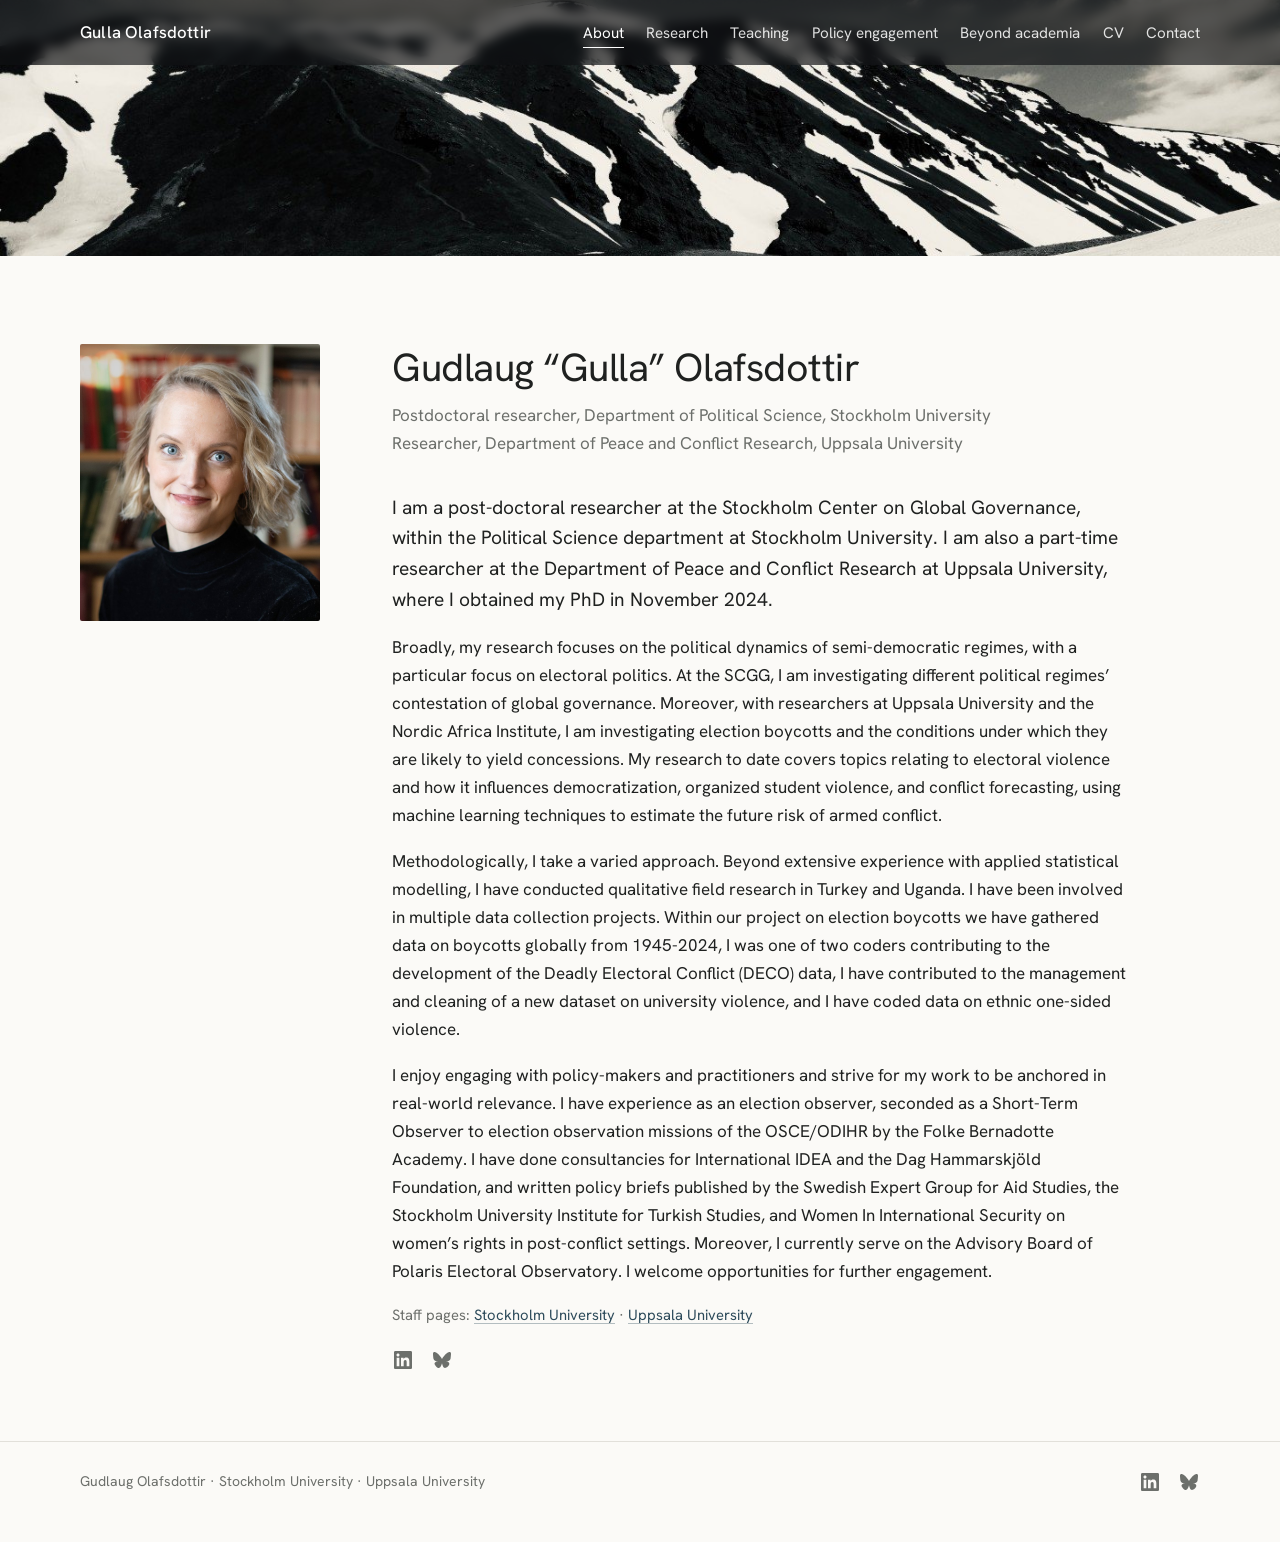
<file: index.html>
<!DOCTYPE html>
<html lang="en">
<head>
  <meta charset="utf-8">
  <meta name="viewport" content="width=device-width, initial-scale=1">
  <title>Gudlaug Gulla Olafsdottir</title>
  <meta name="description" content="Gudlaug (Gulla) Olafsdottir, postdoctoral researcher at Stockholm University and researcher at Uppsala University. Research on electoral violence, election boycotts and international election observation.">
  <link rel="stylesheet" href="style.css">
</head>
<body>
  <header class="site-header">
    <div class="bar">
    <div class="wrap">
      <a class="site-name" href="index.html">Gulla Olafsdottir</a>
      <nav aria-label="Main">
        <ul>
        <li><a href="index.html" aria-current="page">About</a></li>
        <li><a href="research.html">Research</a></li>
        <li><a href="teaching.html">Teaching</a></li>
        <li><a href="policy.html">Policy engagement</a></li>
        <li><a href="beyond.html">Beyond academia</a></li>
        <li><a href="Olafsdottir_CV.pdf">CV</a></li>
        <li><a href="contact.html">Contact</a></li>
        </ul>
      </nav>
    </div>
    </div>
  </header>

  <main>
    <div class="wrap">
      <div class="intro">
        <img src="assets/gulla-olafsdottir.jpg" alt="Portrait of Gulla Olafsdottir" width="900" height="1040">
        <div>
          <h1>Gudlaug &ldquo;Gulla&rdquo; Olafsdottir</h1>
          <p class="role">Postdoctoral researcher, Department of Political Science, Stockholm University<br>
            Researcher, Department of Peace and Conflict Research, Uppsala University</p>
          <p class="lede">I am a post-doctoral researcher at the Stockholm Center on Global Governance, within the Political Science department at Stockholm University. I am also a part-time researcher at the Department of Peace and Conflict Research at Uppsala University, where I obtained my PhD in November 2024.</p>
          <p>Broadly, my research focuses on the political dynamics of semi-democratic regimes, with a particular focus on electoral politics. At the SCGG, I am investigating different political regimes&rsquo; contestation of global governance. Moreover, with researchers at Uppsala University and the Nordic Africa Institute, I am investigating election boycotts and the conditions under which they are likely to yield concessions. My research to date covers topics relating to electoral violence and how it influences democratization, organized student violence, and conflict forecasting, using machine learning techniques to estimate the future risk of armed conflict.</p>
          <p>Methodologically, I take a varied approach. Beyond extensive experience with applied statistical modelling, I have conducted qualitative field research in Turkey and Uganda. I have been involved in multiple data collection projects. Within our project on election boycotts we have gathered data on boycotts globally from 1945-2024, I was one of two coders contributing to the development of the Deadly Electoral Conflict (DECO) data, I have contributed to the management and cleaning of a new dataset on university violence, and I have coded data on ethnic one-sided violence. </p>
          <p>I enjoy engaging with policy-makers and practitioners and strive for my work to be anchored in real-world relevance. I have experience as an election observer, seconded as a Short-Term Observer to election observation missions of the OSCE/ODIHR by the Folke Bernadotte Academy. I have done consultancies for International IDEA and the Dag Hammarskj&ouml;ld Foundation, and written policy briefs published by the Swedish Expert Group for Aid Studies, the Stockholm University Institute for Turkish Studies, and Women In International Security on women&rsquo;s rights in post-conflict settings. Moreover, I currently serve on the Advisory Board of Polaris Electoral Observatory. I welcome opportunities for further engagement.</p>
        <p class="small muted">Staff pages: <a href="https://www.su.se/english/profiles/g/guol0860">Stockholm University</a> &middot; <a href="https://www.uu.se/en/contact-and-organisation/staff?query=N11-1047">Uppsala University</a></p>
          <span class="social social-about"><a href="https://www.linkedin.com/in/golafsdottir/" aria-label="LinkedIn" title="LinkedIn"><svg viewBox="0 0 24 24" width="18" height="18" aria-hidden="true" focusable="false"><path fill="currentColor" d="M20.447 20.452h-3.554v-5.569c0-1.328-.027-3.037-1.852-3.037-1.853 0-2.136 1.445-2.136 2.939v5.667H9.351V9h3.414v1.561h.046c.477-.9 1.637-1.85 3.37-1.85 3.601 0 4.267 2.37 4.267 5.455v6.286zM5.337 7.433c-1.144 0-2.063-.926-2.063-2.065 0-1.138.92-2.063 2.063-2.063 1.14 0 2.064.925 2.064 2.063 0 1.139-.925 2.065-2.064 2.065zm1.782 13.019H3.555V9h3.564v11.452zM22.225 0H1.771C.792 0 0 .774 0 1.729v20.542C0 23.227.792 24 1.771 24h20.451C23.2 24 24 23.227 24 22.271V1.729C24 .774 23.2 0 22.222 0h.003z"/></svg></a><a href="https://bsky.app/profile/golafs.bsky.social" aria-label="Bluesky" title="Bluesky"><svg viewBox="0 0 24 24" width="18" height="18" aria-hidden="true" focusable="false"><path fill="currentColor" d="M12 10.8c-1.087-2.114-4.046-6.053-6.798-7.995C2.566.944 1.561 1.266.902 1.565.139 1.908 0 3.08 0 3.768c0 .69.378 5.65.624 6.479.815 2.736 3.713 3.66 6.383 3.364.136-.02.275-.039.415-.056-.138.022-.276.04-.415.056-3.912.58-7.387 2.005-2.83 7.078 5.013 5.19 6.87-1.113 7.823-4.308.953 3.195 2.05 9.271 7.733 4.308 4.267-4.308 1.172-6.498-2.74-7.078a8.741 8.741 0 0 1-.415-.056c.14.017.279.036.415.056 2.67.297 5.568-.628 6.383-3.364.246-.828.624-5.79.624-6.478 0-.69-.139-1.861-.902-2.206-.659-.298-1.664-.62-4.3 1.24C16.046 4.748 13.087 8.687 12 10.8Z"/></svg></a></span>
        </div>
      </div>
    </div>
  </main>

  <footer class="site-footer">
    <div class="wrap">
      <p>Gudlaug Olafsdottir &middot; Stockholm University &middot; Uppsala University</p>
      <span class="social"><a href="https://www.linkedin.com/in/golafsdottir/" aria-label="LinkedIn" title="LinkedIn"><svg viewBox="0 0 24 24" width="18" height="18" aria-hidden="true" focusable="false"><path fill="currentColor" d="M20.447 20.452h-3.554v-5.569c0-1.328-.027-3.037-1.852-3.037-1.853 0-2.136 1.445-2.136 2.939v5.667H9.351V9h3.414v1.561h.046c.477-.9 1.637-1.85 3.37-1.85 3.601 0 4.267 2.37 4.267 5.455v6.286zM5.337 7.433c-1.144 0-2.063-.926-2.063-2.065 0-1.138.92-2.063 2.063-2.063 1.14 0 2.064.925 2.064 2.063 0 1.139-.925 2.065-2.064 2.065zm1.782 13.019H3.555V9h3.564v11.452zM22.225 0H1.771C.792 0 0 .774 0 1.729v20.542C0 23.227.792 24 1.771 24h20.451C23.2 24 24 23.227 24 22.271V1.729C24 .774 23.2 0 22.222 0h.003z"/></svg></a><a href="https://bsky.app/profile/golafs.bsky.social" aria-label="Bluesky" title="Bluesky"><svg viewBox="0 0 24 24" width="18" height="18" aria-hidden="true" focusable="false"><path fill="currentColor" d="M12 10.8c-1.087-2.114-4.046-6.053-6.798-7.995C2.566.944 1.561 1.266.902 1.565.139 1.908 0 3.08 0 3.768c0 .69.378 5.65.624 6.479.815 2.736 3.713 3.66 6.383 3.364.136-.02.275-.039.415-.056-.138.022-.276.04-.415.056-3.912.58-7.387 2.005-2.83 7.078 5.013 5.19 6.87-1.113 7.823-4.308.953 3.195 2.05 9.271 7.733 4.308 4.267-4.308 1.172-6.498-2.74-7.078a8.741 8.741 0 0 1-.415-.056c.14.017.279.036.415.056 2.67.297 5.568-.628 6.383-3.364.246-.828.624-5.79.624-6.478 0-.69-.139-1.861-.902-2.206-.659-.298-1.664-.62-4.3 1.24C16.046 4.748 13.087 8.687 12 10.8Z"/></svg></a></span>
    </div>
  </footer>
  <script data-goatcounter="https://golafs.goatcounter.com/count"
          async src="https://gc.zgo.at/count.js"></script>
</body>
</html>
</file>
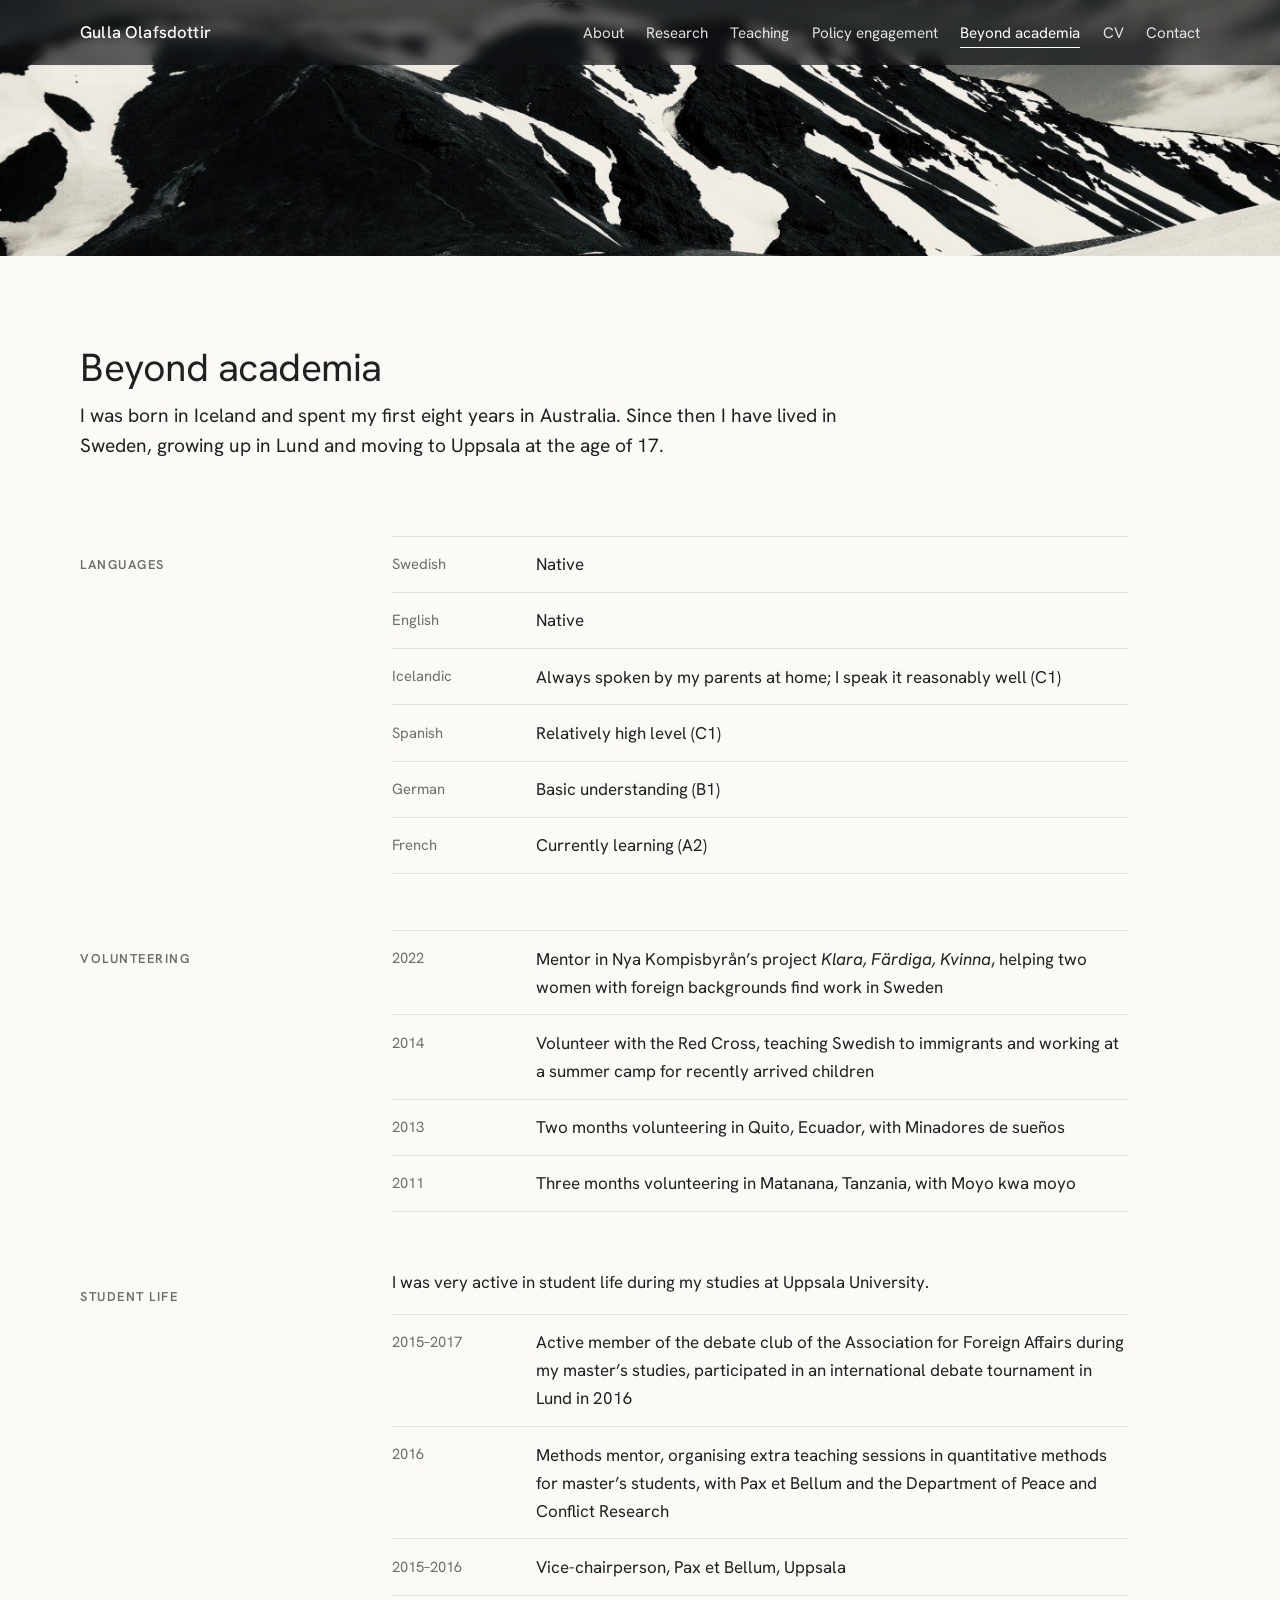
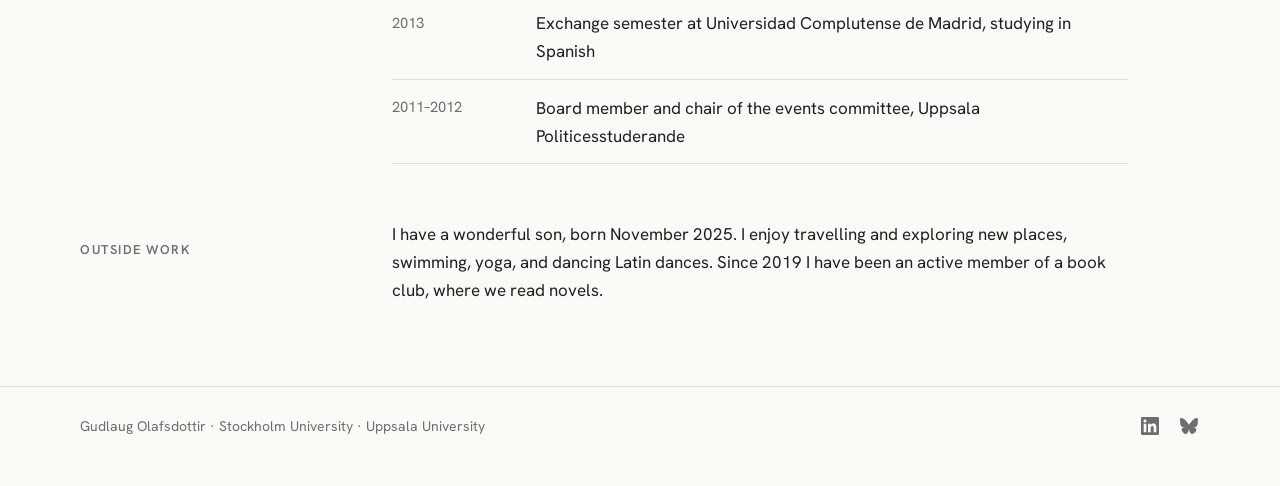
<file: beyond.html>
<!DOCTYPE html>
<html lang="en">
<head>
  <meta charset="utf-8">
  <meta name="viewport" content="width=device-width, initial-scale=1">
  <title>Beyond academia — Gulla Olafsdottir</title>
  <meta name="description" content="Background, volunteering, student life and interests of Gudlaug (Gulla) Olafsdottir.">
  <link rel="stylesheet" href="style.css">
</head>
<body>
  <header class="site-header">
    <div class="bar">
    <div class="wrap">
      <a class="site-name" href="index.html">Gulla Olafsdottir</a>
      <nav aria-label="Main">
        <ul>
        <li><a href="index.html">About</a></li>
        <li><a href="research.html">Research</a></li>
        <li><a href="teaching.html">Teaching</a></li>
        <li><a href="policy.html">Policy engagement</a></li>
        <li><a href="beyond.html" aria-current="page">Beyond academia</a></li>
        <li><a href="Olafsdottir_CV.pdf">CV</a></li>
        <li><a href="contact.html">Contact</a></li>
        </ul>
      </nav>
    </div>
    </div>
  </header>

  <main>
    <div class="wrap">
      <h1>Beyond academia</h1>
      <p class="lede">I was born in Iceland and spent my first eight years in Australia. Since then I have lived in Sweden, growing up in Lund and moving to Uppsala at the age of 17.</p>

      <h2>Languages</h2>
      <ul class="dated">
        <li><span class="when">Swedish</span><span>Native</span></li>
        <li><span class="when">English</span><span>Native</span></li>
        <li><span class="when">Icelandic</span><span>Always spoken by my parents at home; I speak it reasonably well (C1) </span></li>
        <li><span class="when">Spanish</span><span>Relatively high level (C1) </span></li>
        <li><span class="when">German</span><span>Basic understanding (B1) </span></li>
        <li><span class="when">French</span><span>Currently learning (A2) </span></li>
      </ul>

      <h2>Volunteering</h2>
      <ul class="dated">
        <li><span class="when">2022</span><span>Mentor in Nya Kompisbyr&aring;n&rsquo;s project <em>Klara, F&auml;rdiga, Kvinna</em>, helping two women with foreign backgrounds find work in Sweden</span></li>
        <li><span class="when">2014</span><span>Volunteer with the Red Cross, teaching Swedish to immigrants and working at a summer camp for recently arrived children</span></li>
        <li><span class="when">2013</span><span>Two months volunteering in Quito, Ecuador, with Minadores de sue&ntilde;os</span></li>
        <li><span class="when">2011</span><span>Three months volunteering in Matanana, Tanzania, with Moyo kwa moyo</span></li>
      </ul>

      <h2>Student life</h2>
      <p>I was very active in student life during my studies at Uppsala University.</p>
      <ul class="dated">
        <li><span class="when">2015&ndash;2017</span><span>Active member of the debate club of the Association for Foreign Affairs during my master&rsquo;s studies, participated in an international debate tournament in Lund in 2016</span></li>
        <li><span class="when">2016</span><span>Methods mentor, organising extra teaching sessions in quantitative methods for master&rsquo;s students, with Pax et Bellum and the Department of Peace and Conflict Research</span></li>
        <li><span class="when">2015&ndash;2016</span><span>Vice-chairperson, Pax et Bellum, Uppsala</span></li>
        <li><span class="when">2013</span><span>Exchange semester at Universidad Complutense de Madrid, studying in Spanish</span></li>
        <li><span class="when">2011&ndash;2012</span><span>Board member and chair of the events committee, Uppsala Politicesstuderande</span></li>
      </ul>

      <h2>Outside work</h2>
      <p>I have a wonderful son, born November 2025. I enjoy travelling and exploring new places, swimming, yoga, and dancing Latin dances. Since 2019 I have been an active member of a book club, where we read novels. </p>
    </div>
  </main>

  <footer class="site-footer">
    <div class="wrap">
      <p>Gudlaug Olafsdottir &middot; Stockholm University &middot; Uppsala University</p>
      <span class="social"><a href="https://www.linkedin.com/in/golafsdottir/" aria-label="LinkedIn" title="LinkedIn"><svg viewBox="0 0 24 24" width="18" height="18" aria-hidden="true" focusable="false"><path fill="currentColor" d="M20.447 20.452h-3.554v-5.569c0-1.328-.027-3.037-1.852-3.037-1.853 0-2.136 1.445-2.136 2.939v5.667H9.351V9h3.414v1.561h.046c.477-.9 1.637-1.85 3.37-1.85 3.601 0 4.267 2.37 4.267 5.455v6.286zM5.337 7.433c-1.144 0-2.063-.926-2.063-2.065 0-1.138.92-2.063 2.063-2.063 1.14 0 2.064.925 2.064 2.063 0 1.139-.925 2.065-2.064 2.065zm1.782 13.019H3.555V9h3.564v11.452zM22.225 0H1.771C.792 0 0 .774 0 1.729v20.542C0 23.227.792 24 1.771 24h20.451C23.2 24 24 23.227 24 22.271V1.729C24 .774 23.2 0 22.222 0h.003z"/></svg></a><a href="https://bsky.app/profile/golafs.bsky.social" aria-label="Bluesky" title="Bluesky"><svg viewBox="0 0 24 24" width="18" height="18" aria-hidden="true" focusable="false"><path fill="currentColor" d="M12 10.8c-1.087-2.114-4.046-6.053-6.798-7.995C2.566.944 1.561 1.266.902 1.565.139 1.908 0 3.08 0 3.768c0 .69.378 5.65.624 6.479.815 2.736 3.713 3.66 6.383 3.364.136-.02.275-.039.415-.056-.138.022-.276.04-.415.056-3.912.58-7.387 2.005-2.83 7.078 5.013 5.19 6.87-1.113 7.823-4.308.953 3.195 2.05 9.271 7.733 4.308 4.267-4.308 1.172-6.498-2.74-7.078a8.741 8.741 0 0 1-.415-.056c.14.017.279.036.415.056 2.67.297 5.568-.628 6.383-3.364.246-.828.624-5.79.624-6.478 0-.69-.139-1.861-.902-2.206-.659-.298-1.664-.62-4.3 1.24C16.046 4.748 13.087 8.687 12 10.8Z"/></svg></a></span>
    </div>
  </footer>
  <script data-goatcounter="https://golafs.goatcounter.com/count"
          async src="https://gc.zgo.at/count.js"></script>
</body>
</html>
</file>
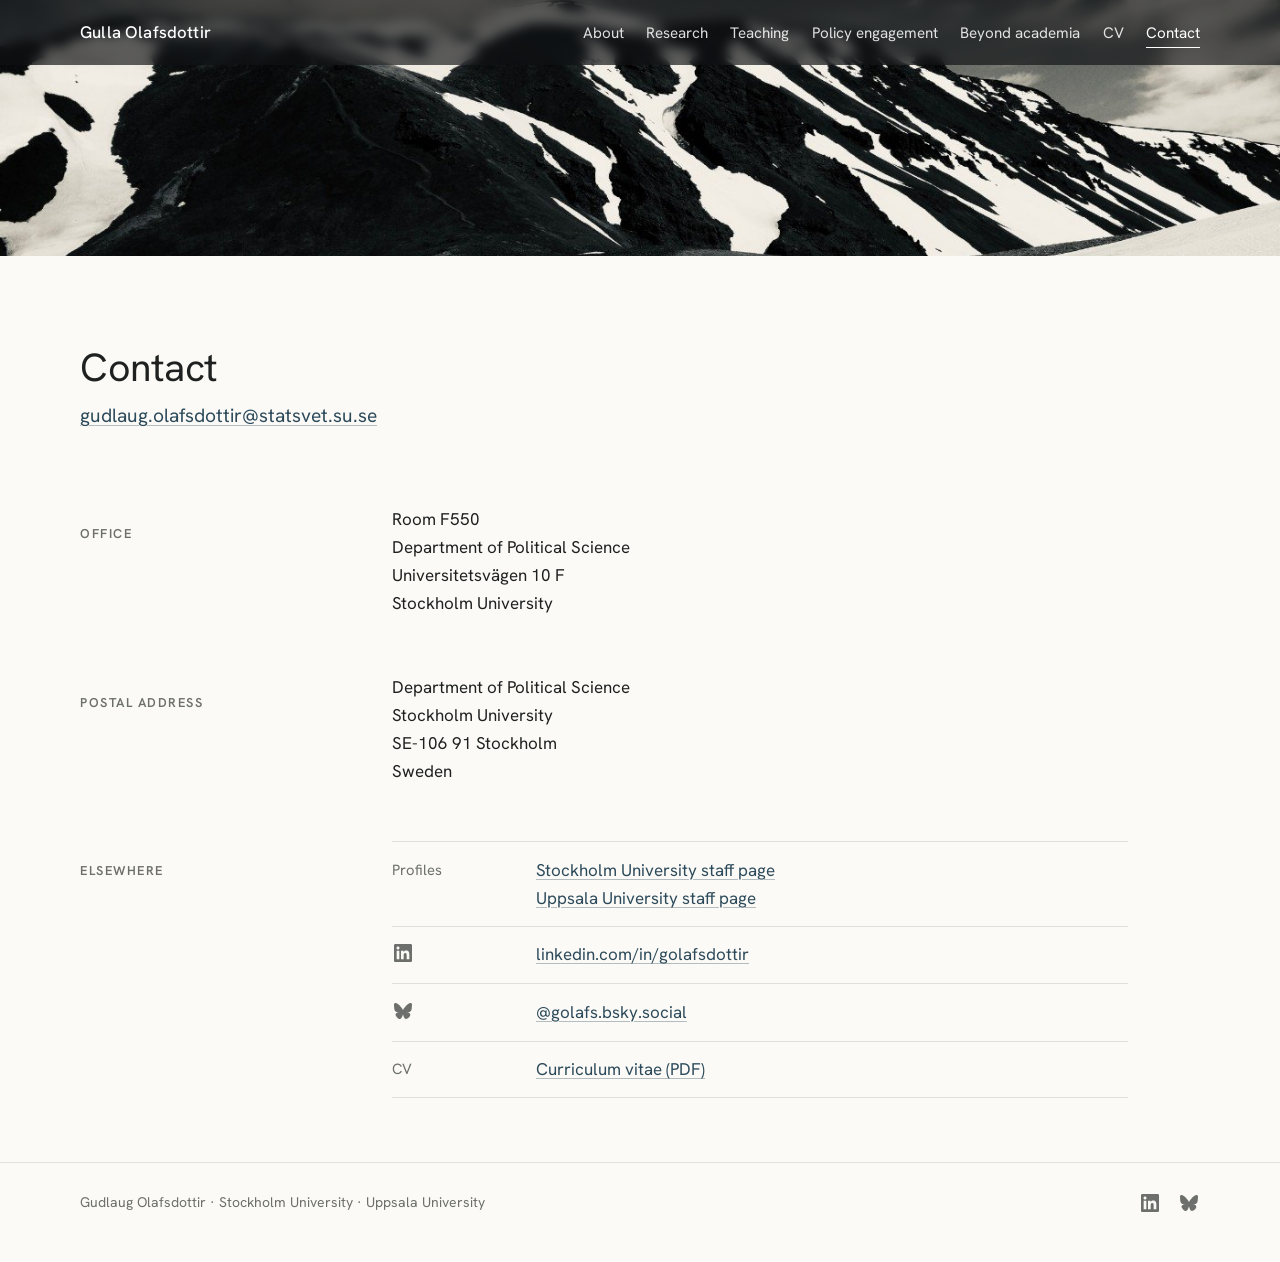
<file: contact.html>
<!DOCTYPE html>
<html lang="en">
<head>
  <meta charset="utf-8">
  <meta name="viewport" content="width=device-width, initial-scale=1">
  <title>Contact — Gulla Olafsdottir</title>
  <meta name="description" content="Contact details for Gudlaug (Gulla) Olafsdottir, Department of Political Science, Stockholm University.">
  <link rel="stylesheet" href="style.css">
</head>
<body>
  <header class="site-header">
    <div class="bar">
    <div class="wrap">
      <a class="site-name" href="index.html">Gulla Olafsdottir</a>
      <nav aria-label="Main">
        <ul>
        <li><a href="index.html">About</a></li>
        <li><a href="research.html">Research</a></li>
        <li><a href="teaching.html">Teaching</a></li>
        <li><a href="policy.html">Policy engagement</a></li>
        <li><a href="beyond.html">Beyond academia</a></li>
        <li><a href="Olafsdottir_CV.pdf">CV</a></li>
        <li><a href="contact.html" aria-current="page">Contact</a></li>
        </ul>
      </nav>
    </div>
    </div>
  </header>

  <main>
    <div class="wrap">
      <h1>Contact</h1>
      <p class="lede"><a href="mailto:gudlaug.olafsdottir@statsvet.su.se">gudlaug.olafsdottir@statsvet.su.se</a></p>

      <h2>Office</h2>
      <address>
        Room F550<br>
        Department of Political Science<br>
        Universitetsv&auml;gen 10 F<br>
        Stockholm University
      </address>

      <h2>Postal address</h2>
      <address>
        Department of Political Science<br>
        Stockholm University<br>
        SE-106 91 Stockholm<br>
        Sweden
      </address>

      <h2>Elsewhere</h2>
      <ul class="dated">
        <li><span class="when">Profiles</span><span><a href="https://www.su.se/english/profiles/g/guol0860">Stockholm University staff page</a><br><a href="https://www.uu.se/en/contact-and-organisation/staff?query=N11-1047">Uppsala University staff page</a></span></li>
        <li><span class="when"><a class="icon-link" href="https://www.linkedin.com/in/golafsdottir/" aria-label="LinkedIn" title="LinkedIn"><svg viewBox="0 0 24 24" width="18" height="18" aria-hidden="true" focusable="false"><path fill="currentColor" d="M20.447 20.452h-3.554v-5.569c0-1.328-.027-3.037-1.852-3.037-1.853 0-2.136 1.445-2.136 2.939v5.667H9.351V9h3.414v1.561h.046c.477-.9 1.637-1.85 3.37-1.85 3.601 0 4.267 2.37 4.267 5.455v6.286zM5.337 7.433c-1.144 0-2.063-.926-2.063-2.065 0-1.138.92-2.063 2.063-2.063 1.14 0 2.064.925 2.064 2.063 0 1.139-.925 2.065-2.064 2.065zm1.782 13.019H3.555V9h3.564v11.452zM22.225 0H1.771C.792 0 0 .774 0 1.729v20.542C0 23.227.792 24 1.771 24h20.451C23.2 24 24 23.227 24 22.271V1.729C24 .774 23.2 0 22.222 0h.003z"/></svg></a></span><span><a href="https://www.linkedin.com/in/golafsdottir/">linkedin.com/in/golafsdottir</a></span></li>
        <li><span class="when"><a class="icon-link" href="https://bsky.app/profile/golafs.bsky.social" aria-label="Bluesky" title="Bluesky"><svg viewBox="0 0 24 24" width="18" height="18" aria-hidden="true" focusable="false"><path fill="currentColor" d="M12 10.8c-1.087-2.114-4.046-6.053-6.798-7.995C2.566.944 1.561 1.266.902 1.565.139 1.908 0 3.08 0 3.768c0 .69.378 5.65.624 6.479.815 2.736 3.713 3.66 6.383 3.364.136-.02.275-.039.415-.056-.138.022-.276.04-.415.056-3.912.58-7.387 2.005-2.83 7.078 5.013 5.19 6.87-1.113 7.823-4.308.953 3.195 2.05 9.271 7.733 4.308 4.267-4.308 1.172-6.498-2.74-7.078a8.741 8.741 0 0 1-.415-.056c.14.017.279.036.415.056 2.67.297 5.568-.628 6.383-3.364.246-.828.624-5.79.624-6.478 0-.69-.139-1.861-.902-2.206-.659-.298-1.664-.62-4.3 1.24C16.046 4.748 13.087 8.687 12 10.8Z"/></svg></a></span><span><a href="https://bsky.app/profile/golafs.bsky.social">@golafs.bsky.social</a></span></li>
        <li><span class="when">CV</span><span><a href="Olafsdottir_CV.pdf">Curriculum vitae (PDF)</a></span></li>
      </ul>
    </div>
  </main>

  <footer class="site-footer">
    <div class="wrap">
      <p>Gudlaug Olafsdottir &middot; Stockholm University &middot; Uppsala University</p>
      <span class="social"><a href="https://www.linkedin.com/in/golafsdottir/" aria-label="LinkedIn" title="LinkedIn"><svg viewBox="0 0 24 24" width="18" height="18" aria-hidden="true" focusable="false"><path fill="currentColor" d="M20.447 20.452h-3.554v-5.569c0-1.328-.027-3.037-1.852-3.037-1.853 0-2.136 1.445-2.136 2.939v5.667H9.351V9h3.414v1.561h.046c.477-.9 1.637-1.85 3.37-1.85 3.601 0 4.267 2.37 4.267 5.455v6.286zM5.337 7.433c-1.144 0-2.063-.926-2.063-2.065 0-1.138.92-2.063 2.063-2.063 1.14 0 2.064.925 2.064 2.063 0 1.139-.925 2.065-2.064 2.065zm1.782 13.019H3.555V9h3.564v11.452zM22.225 0H1.771C.792 0 0 .774 0 1.729v20.542C0 23.227.792 24 1.771 24h20.451C23.2 24 24 23.227 24 22.271V1.729C24 .774 23.2 0 22.222 0h.003z"/></svg></a><a href="https://bsky.app/profile/golafs.bsky.social" aria-label="Bluesky" title="Bluesky"><svg viewBox="0 0 24 24" width="18" height="18" aria-hidden="true" focusable="false"><path fill="currentColor" d="M12 10.8c-1.087-2.114-4.046-6.053-6.798-7.995C2.566.944 1.561 1.266.902 1.565.139 1.908 0 3.08 0 3.768c0 .69.378 5.65.624 6.479.815 2.736 3.713 3.66 6.383 3.364.136-.02.275-.039.415-.056-.138.022-.276.04-.415.056-3.912.58-7.387 2.005-2.83 7.078 5.013 5.19 6.87-1.113 7.823-4.308.953 3.195 2.05 9.271 7.733 4.308 4.267-4.308 1.172-6.498-2.74-7.078a8.741 8.741 0 0 1-.415-.056c.14.017.279.036.415.056 2.67.297 5.568-.628 6.383-3.364.246-.828.624-5.79.624-6.478 0-.69-.139-1.861-.902-2.206-.659-.298-1.664-.62-4.3 1.24C16.046 4.748 13.087 8.687 12 10.8Z"/></svg></a></span>
    </div>
  </footer>
  <script data-goatcounter="https://golafs.goatcounter.com/count"
          async src="https://gc.zgo.at/count.js"></script>
</body>
</html>
</file>
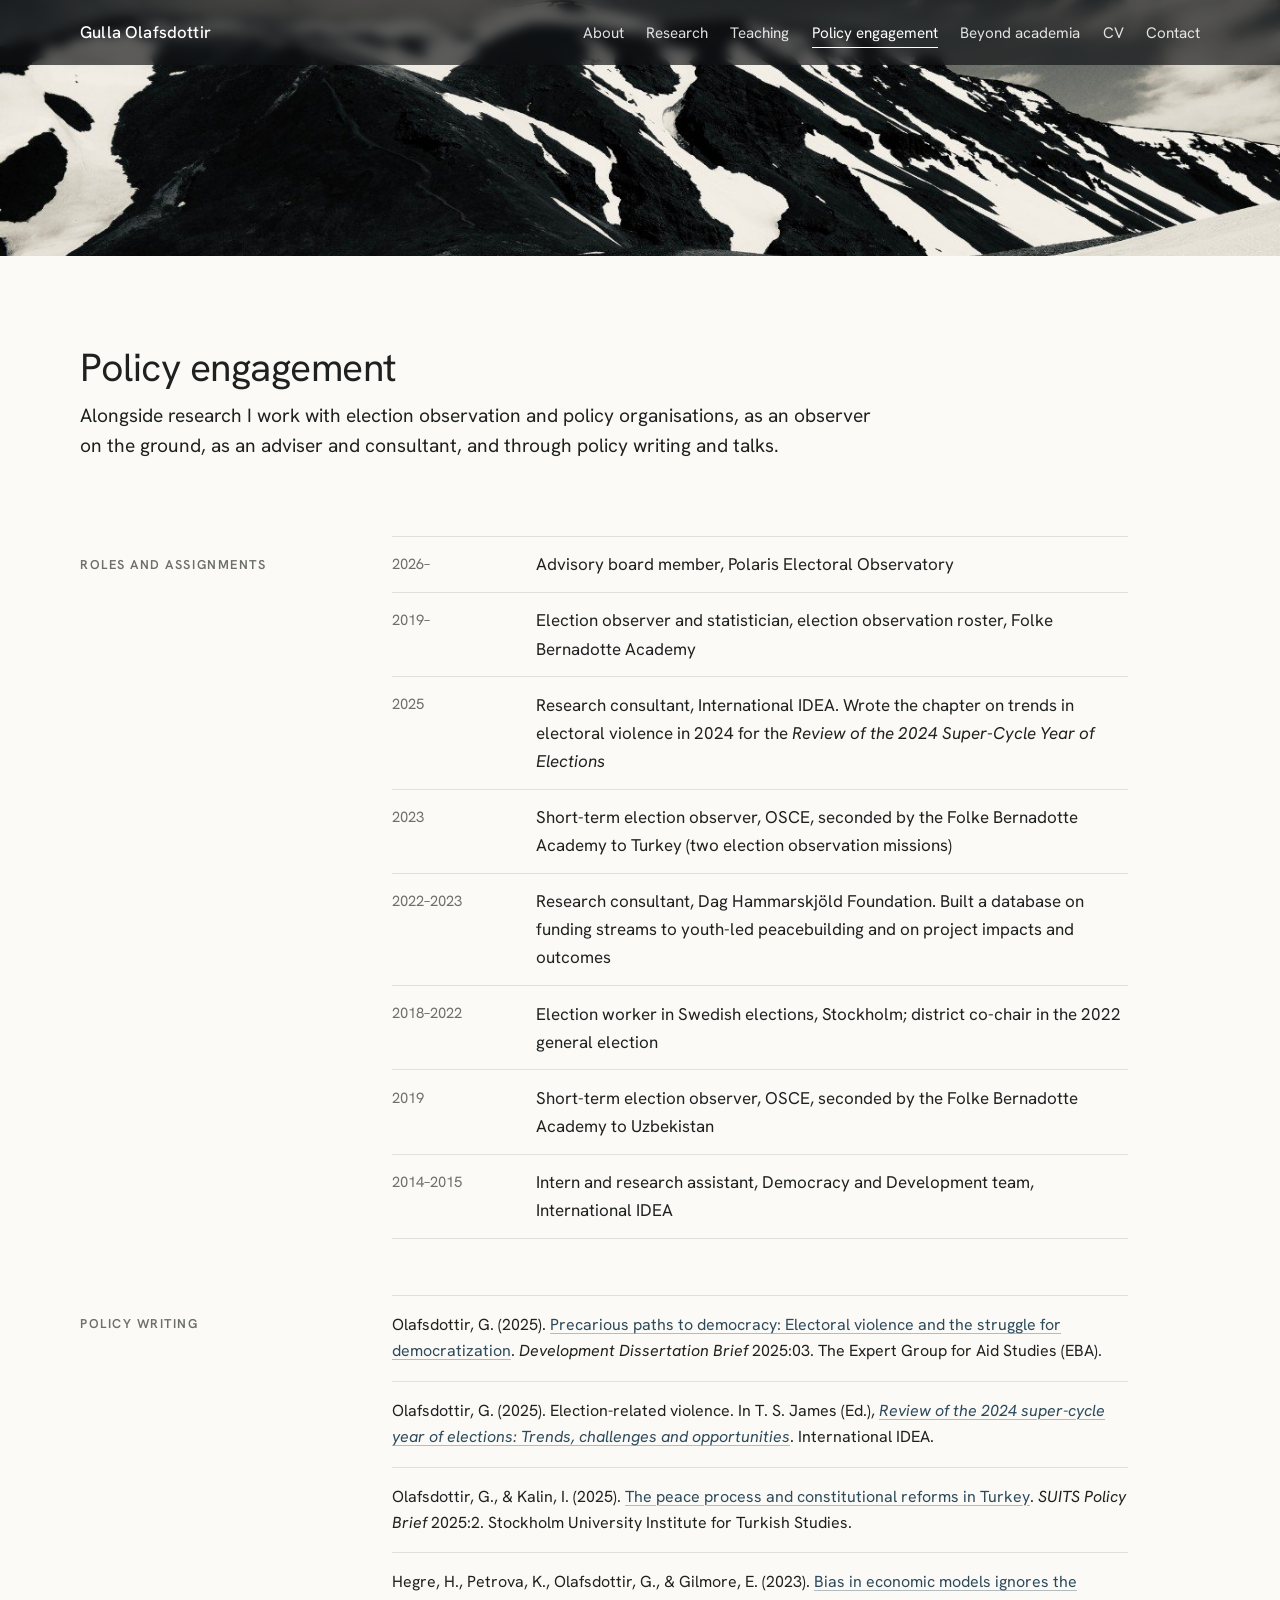
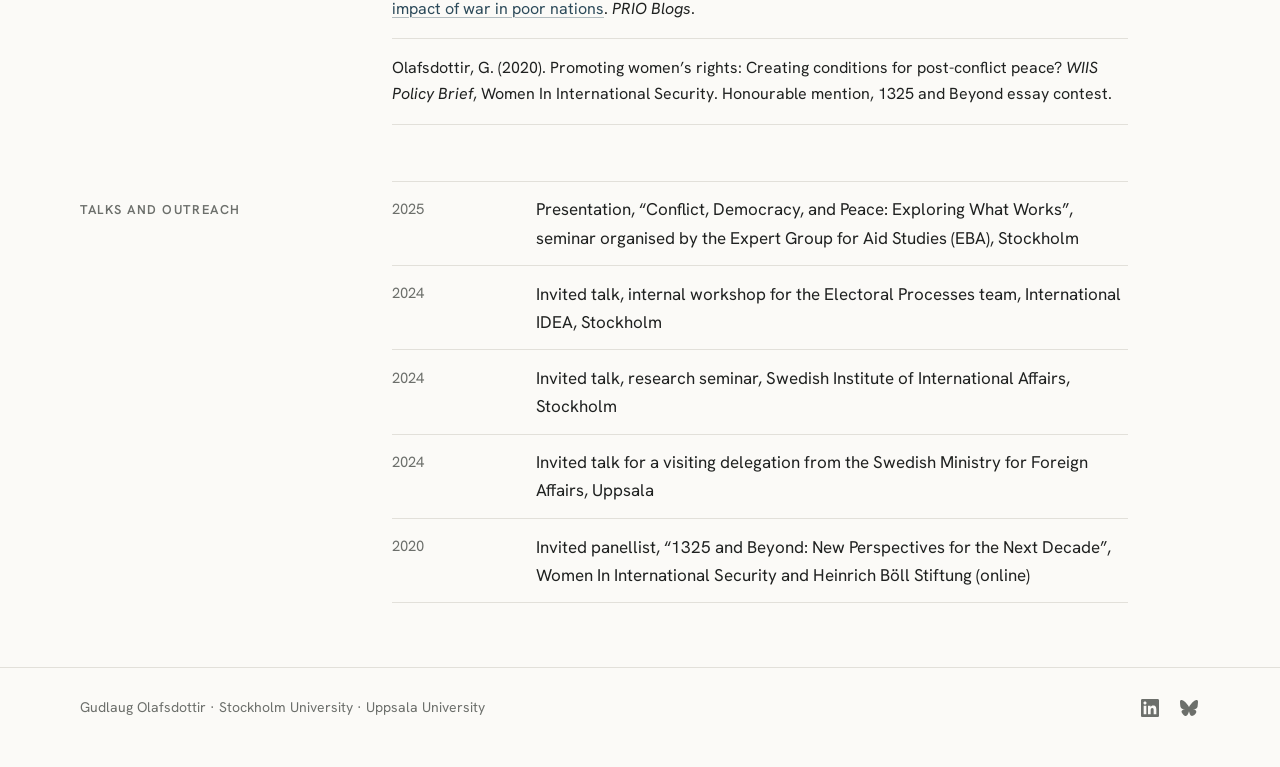
<file: policy.html>
<!DOCTYPE html>
<html lang="en">
<head>
  <meta charset="utf-8">
  <meta name="viewport" content="width=device-width, initial-scale=1">
  <title>Policy engagement — Gulla Olafsdottir</title>
  <meta name="description" content="Policy engagement by Gudlaug (Gulla) Olafsdottir: election observation, advisory work, consultancies and policy writing.">
  <link rel="stylesheet" href="style.css">
</head>
<body>
  <header class="site-header">
    <div class="bar">
    <div class="wrap">
      <a class="site-name" href="index.html">Gulla Olafsdottir</a>
      <nav aria-label="Main">
        <ul>
        <li><a href="index.html">About</a></li>
        <li><a href="research.html">Research</a></li>
        <li><a href="teaching.html">Teaching</a></li>
        <li><a href="policy.html" aria-current="page">Policy engagement</a></li>
        <li><a href="beyond.html">Beyond academia</a></li>
        <li><a href="Olafsdottir_CV.pdf">CV</a></li>
        <li><a href="contact.html">Contact</a></li>
        </ul>
      </nav>
    </div>
    </div>
  </header>

  <main>
    <div class="wrap">
      <h1>Policy engagement</h1>
      <p class="lede">Alongside research I work with election observation and policy organisations, as an observer on the ground, as an adviser and consultant, and through policy writing and talks.</p>

      <h2>Roles and assignments</h2>
      <ul class="dated">
        <li><span class="when">2026&ndash;</span><span>Advisory board member, Polaris Electoral Observatory</span></li>
        <li><span class="when">2019&ndash;</span><span>Election observer and statistician, election observation roster, Folke Bernadotte Academy</span></li>
        <li><span class="when">2025</span><span>Research consultant, International IDEA. Wrote the chapter on trends in electoral violence in 2024 for the <em>Review of the 2024 Super-Cycle Year of Elections</em></span></li>
        <li><span class="when">2023</span><span>Short-term election observer, OSCE, seconded by the Folke Bernadotte Academy to Turkey (two election observation missions)</span></li>
        <li><span class="when">2022&ndash;2023</span><span>Research consultant, Dag Hammarskj&ouml;ld Foundation. Built a database on funding streams to youth-led peacebuilding and on project impacts and outcomes</span></li>
        <li><span class="when">2018&ndash;2022</span><span>Election worker in Swedish elections, Stockholm; district co-chair in the 2022 general election</span></li>
        <li><span class="when">2019</span><span>Short-term election observer, OSCE, seconded by the Folke Bernadotte Academy to Uzbekistan</span></li>
        <li><span class="when">2014&ndash;2015</span><span>Intern and research assistant, Democracy and Development team, International IDEA</span></li>
      </ul>

      <h2>Policy writing</h2>
      <ul class="entries cite">
        <li>Olafsdottir, G. (2025). <a href="https://eba.se/wp-content/uploads/2025/10/DDB-2025-03-Precarious-Paths-to-Democracy-TGA.pdf">Precarious paths to democracy: Electoral violence and the struggle for democratization</a>. <span class="venue">Development Dissertation Brief</span> 2025:03. The Expert Group for Aid Studies (EBA).</li>
        <li>Olafsdottir, G. (2025). Election-related violence. In T. S. James (Ed.), <a href="https://doi.org/10.31752/idea.2025.22"><span class="venue">Review of the 2024 super-cycle year of elections: Trends, challenges and opportunities</span></a>. International IDEA.</li>
        <li>Olafsdottir, G., &amp; Kalin, I. (2025). <a href="https://www.su.se/english/divisions/institute-for-turkish-studies/about-the-institute/the-peace-process-and-constitutional-reforms-in-turkey">The peace process and constitutional reforms in Turkey</a>. <span class="venue">SUITS Policy Brief</span> 2025:2. Stockholm University Institute for Turkish Studies.</li>
        <li>Hegre, H., Petrova, K., Olafsdottir, G., &amp; Gilmore, E. (2023). <a href="https://www.prio.org/comments/572">Bias in economic models ignores the impact of war in poor nations</a>. <span class="venue">PRIO Blogs</span>.</li>
        <li>Olafsdottir, G. (2020). Promoting women&rsquo;s rights: Creating conditions for post-conflict peace? <span class="venue">WIIS Policy Brief</span>, Women In International Security. Honourable mention, 1325 and Beyond essay contest.</li>
      </ul>

      <h2>Talks and outreach</h2>
      <ul class="dated">
        <li><span class="when">2025</span><span>Presentation, &ldquo;Conflict, Democracy, and Peace: Exploring What Works&rdquo;, seminar organised by the Expert Group for Aid Studies (EBA), Stockholm</span></li>
        <li><span class="when">2024</span><span>Invited talk, internal workshop for the Electoral Processes team, International IDEA, Stockholm</span></li>
        <li><span class="when">2024</span><span>Invited talk, research seminar, Swedish Institute of International Affairs, Stockholm</span></li>
        <li><span class="when">2024</span><span>Invited talk for a visiting delegation from the Swedish Ministry for Foreign Affairs, Uppsala</span></li>
        <li><span class="when">2020</span><span>Invited panellist, &ldquo;1325 and Beyond: New Perspectives for the Next Decade&rdquo;, Women In International Security and Heinrich B&ouml;ll Stiftung (online)</span></li>
      </ul>
    </div>
  </main>

  <footer class="site-footer">
    <div class="wrap">
      <p>Gudlaug Olafsdottir &middot; Stockholm University &middot; Uppsala University</p>
      <span class="social"><a href="https://www.linkedin.com/in/golafsdottir/" aria-label="LinkedIn" title="LinkedIn"><svg viewBox="0 0 24 24" width="18" height="18" aria-hidden="true" focusable="false"><path fill="currentColor" d="M20.447 20.452h-3.554v-5.569c0-1.328-.027-3.037-1.852-3.037-1.853 0-2.136 1.445-2.136 2.939v5.667H9.351V9h3.414v1.561h.046c.477-.9 1.637-1.85 3.37-1.85 3.601 0 4.267 2.37 4.267 5.455v6.286zM5.337 7.433c-1.144 0-2.063-.926-2.063-2.065 0-1.138.92-2.063 2.063-2.063 1.14 0 2.064.925 2.064 2.063 0 1.139-.925 2.065-2.064 2.065zm1.782 13.019H3.555V9h3.564v11.452zM22.225 0H1.771C.792 0 0 .774 0 1.729v20.542C0 23.227.792 24 1.771 24h20.451C23.2 24 24 23.227 24 22.271V1.729C24 .774 23.2 0 22.222 0h.003z"/></svg></a><a href="https://bsky.app/profile/golafs.bsky.social" aria-label="Bluesky" title="Bluesky"><svg viewBox="0 0 24 24" width="18" height="18" aria-hidden="true" focusable="false"><path fill="currentColor" d="M12 10.8c-1.087-2.114-4.046-6.053-6.798-7.995C2.566.944 1.561 1.266.902 1.565.139 1.908 0 3.08 0 3.768c0 .69.378 5.65.624 6.479.815 2.736 3.713 3.66 6.383 3.364.136-.02.275-.039.415-.056-.138.022-.276.04-.415.056-3.912.58-7.387 2.005-2.83 7.078 5.013 5.19 6.87-1.113 7.823-4.308.953 3.195 2.05 9.271 7.733 4.308 4.267-4.308 1.172-6.498-2.74-7.078a8.741 8.741 0 0 1-.415-.056c.14.017.279.036.415.056 2.67.297 5.568-.628 6.383-3.364.246-.828.624-5.79.624-6.478 0-.69-.139-1.861-.902-2.206-.659-.298-1.664-.62-4.3 1.24C16.046 4.748 13.087 8.687 12 10.8Z"/></svg></a></span>
    </div>
  </footer>
  <script data-goatcounter="https://golafs.goatcounter.com/count"
          async src="https://gc.zgo.at/count.js"></script>
</body>
</html>
</file>
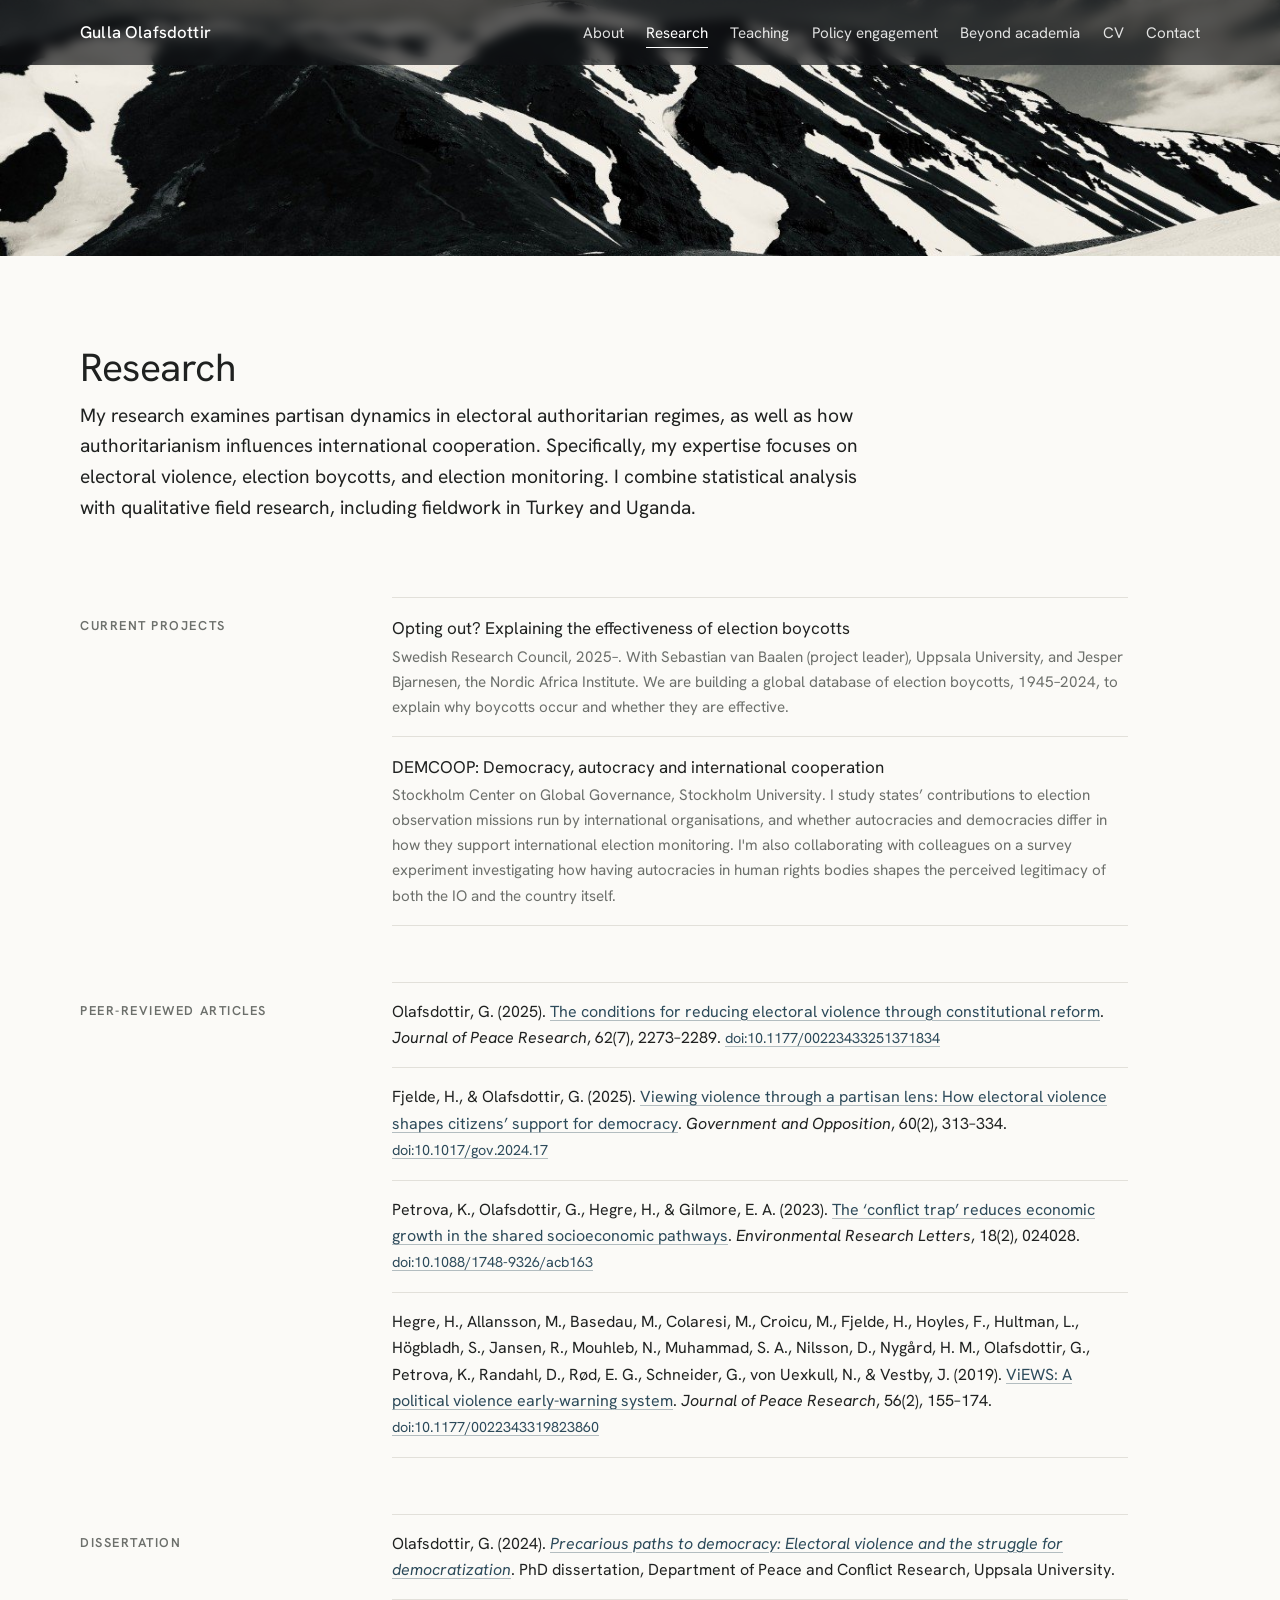
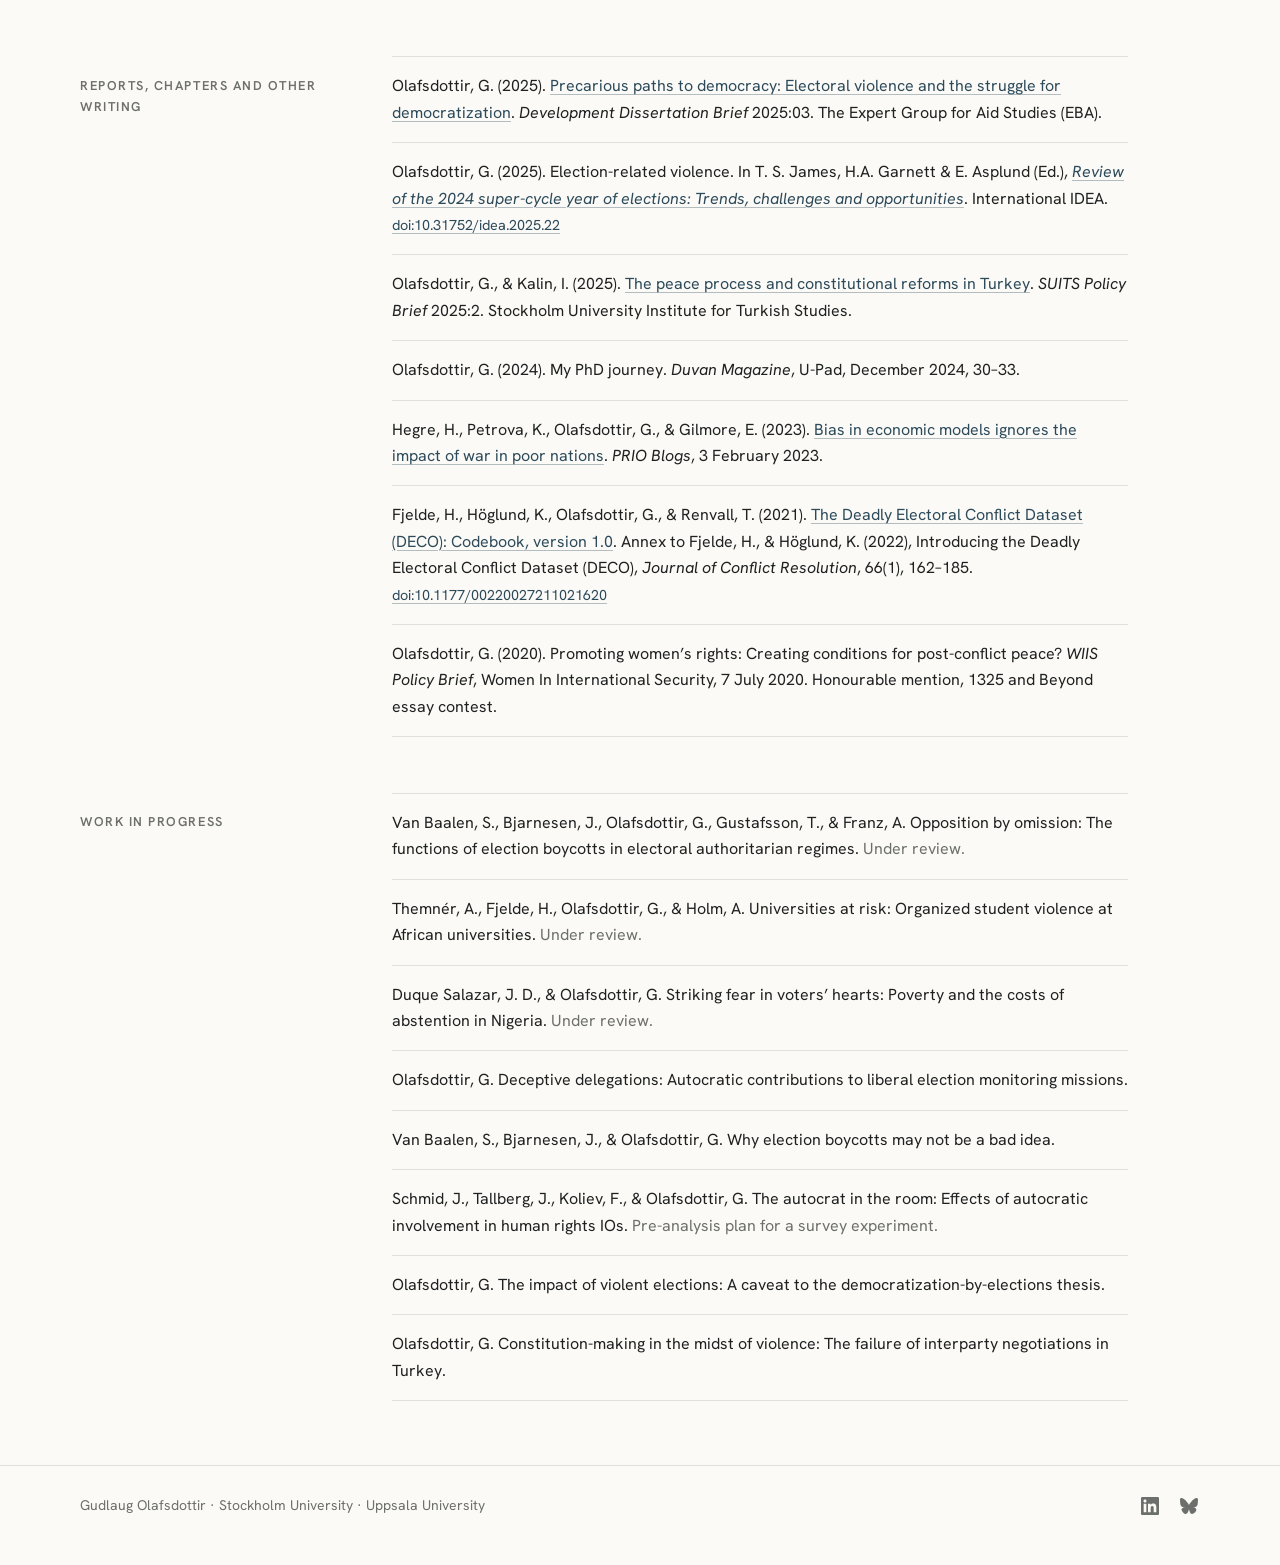
<file: research.html>
<!DOCTYPE html>
<html lang="en">
<head>
  <meta charset="utf-8">
  <meta name="viewport" content="width=device-width, initial-scale=1">
  <title>Research — Gulla Olafsdottir</title>
  <meta name="description" content="Research and publications by Gudlaug (Gulla) Olafsdottir on electoral violence, election boycotts and international election observation.">
  <link rel="stylesheet" href="style.css">
</head>
<body>
  <header class="site-header">
    <div class="bar">
    <div class="wrap">
      <a class="site-name" href="index.html">Gulla Olafsdottir</a>
      <nav aria-label="Main">
        <ul>
        <li><a href="index.html">About</a></li>
        <li><a href="research.html" aria-current="page">Research</a></li>
        <li><a href="teaching.html">Teaching</a></li>
        <li><a href="policy.html">Policy engagement</a></li>
        <li><a href="beyond.html">Beyond academia</a></li>
        <li><a href="Olafsdottir_CV.pdf">CV</a></li>
        <li><a href="contact.html">Contact</a></li>
        </ul>
      </nav>
    </div>
    </div>
  </header>

  <main>
    <div class="wrap">
      <h1>Research</h1>
      <p class="lede">My research examines partisan dynamics in electoral authoritarian regimes, as well as how authoritarianism influences international cooperation. Specifically, my expertise focuses on electoral violence, election boycotts, and election monitoring. I combine statistical analysis with qualitative field research, including fieldwork in Turkey and Uganda.</p>

      <h2>Current projects</h2>
      <ul class="entries">
        <li>
          <span class="title">Opting out? Explaining the effectiveness of election boycotts</span>
          <span class="meta">Swedish Research Council, 2025&ndash;. With Sebastian van Baalen (project leader), Uppsala University, and Jesper Bjarnesen, the Nordic Africa Institute. We are building a global database of election boycotts, 1945&ndash;2024, to explain why boycotts occur and whether they are effective.</span>
        </li>
        <li>
          <span class="title">DEMCOOP: Democracy, autocracy and international cooperation</span>
          <span class="meta">Stockholm Center on Global Governance, Stockholm University. I study states&rsquo; contributions to election observation missions run by international organisations, and whether autocracies and democracies differ in how they support international election monitoring. I'm also collaborating with colleagues on a survey experiment investigating how having autocracies in human rights bodies shapes the perceived legitimacy of both the IO and the country itself.</span>
        </li>
      </ul>

      <h2>Peer-reviewed articles</h2>
      <ul class="entries cite">
        <li>Olafsdottir, G. (2025). <a href="https://doi.org/10.1177/00223433251371834">The conditions for reducing electoral violence through constitutional reform</a>. <span class="venue">Journal of Peace Research</span>, 62(7), 2273&ndash;2289. <a class="doi" href="https://doi.org/10.1177/00223433251371834">doi:10.1177/00223433251371834</a></li>
        <li>Fjelde, H., &amp; Olafsdottir, G. (2025). <a href="https://doi.org/10.1017/gov.2024.17">Viewing violence through a partisan lens: How electoral violence shapes citizens&rsquo; support for democracy</a>. <span class="venue">Government and Opposition</span>, 60(2), 313&ndash;334. <a class="doi" href="https://doi.org/10.1017/gov.2024.17">doi:10.1017/gov.2024.17</a></li>
        <li>Petrova, K., Olafsdottir, G., Hegre, H., &amp; Gilmore, E. A. (2023). <a href="https://doi.org/10.1088/1748-9326/acb163">The &lsquo;conflict trap&rsquo; reduces economic growth in the shared socioeconomic pathways</a>. <span class="venue">Environmental Research Letters</span>, 18(2), 024028. <a class="doi" href="https://doi.org/10.1088/1748-9326/acb163">doi:10.1088/1748-9326/acb163</a></li>
        <li>Hegre, H., Allansson, M., Basedau, M., Colaresi, M., Croicu, M., Fjelde, H., Hoyles, F., Hultman, L., H&ouml;gbladh, S., Jansen, R., Mouhleb, N., Muhammad, S. A., Nilsson, D., Nyg&aring;rd, H. M., Olafsdottir, G., Petrova, K., Randahl, D., R&oslash;d, E. G., Schneider, G., von Uexkull, N., &amp; Vestby, J. (2019). <a href="https://doi.org/10.1177/0022343319823860">ViEWS: A political violence early-warning system</a>. <span class="venue">Journal of Peace Research</span>, 56(2), 155&ndash;174. <a class="doi" href="https://doi.org/10.1177/0022343319823860">doi:10.1177/0022343319823860</a></li>
      </ul>

      <h2>Dissertation</h2>
      <ul class="entries cite">
        <li>Olafsdottir, G. (2024). <a href="https://uu.diva-portal.org/smash/get/diva2:1902709/FULLTEXT01.pdf"><em>Precarious paths to democracy: Electoral violence and the struggle for democratization</em></a>. PhD dissertation, Department of Peace and Conflict Research, Uppsala University.</li>
      </ul>

      <h2>Reports, chapters and other writing</h2>
      <ul class="entries cite">
        <li>Olafsdottir, G. (2025). <a href="https://eba.se/wp-content/uploads/2025/10/DDB-2025-03-Precarious-Paths-to-Democracy-TGA.pdf">Precarious paths to democracy: Electoral violence and the struggle for democratization</a>. <span class="venue">Development Dissertation Brief</span> 2025:03. The Expert Group for Aid Studies (EBA).</li>
        <li>Olafsdottir, G. (2025). Election-related violence. In T. S. James, H.A. Garnett & E. Asplund (Ed.), <a href="https://doi.org/10.31752/idea.2025.22"><span class="venue">Review of the 2024 super-cycle year of elections: Trends, challenges and opportunities</span></a>. International IDEA. <a class="doi" href="https://doi.org/10.31752/idea.2025.22">doi:10.31752/idea.2025.22</a></li>
        <li>Olafsdottir, G., &amp; Kalin, I. (2025). <a href="https://www.su.se/english/divisions/institute-for-turkish-studies/about-the-institute/the-peace-process-and-constitutional-reforms-in-turkey">The peace process and constitutional reforms in Turkey</a>. <span class="venue">SUITS Policy Brief</span> 2025:2. Stockholm University Institute for Turkish Studies.</li>
        <li>Olafsdottir, G. (2024). My PhD journey. <span class="venue">Duvan Magazine</span>, U-Pad, December 2024, 30&ndash;33.</li>
        <li>Hegre, H., Petrova, K., Olafsdottir, G., &amp; Gilmore, E. (2023). <a href="https://www.prio.org/comments/572">Bias in economic models ignores the impact of war in poor nations</a>. <span class="venue">PRIO Blogs</span>, 3 February 2023.</li>
        <li>Fjelde, H., H&ouml;glund, K., Olafsdottir, G., &amp; Renvall, T. (2021). <a href="https://ucdp.uu.se/downloads/deco/DECO_codebook_1.0.pdf">The Deadly Electoral Conflict Dataset (DECO): Codebook, version 1.0</a>. Annex to Fjelde, H., &amp; H&ouml;glund, K. (2022), Introducing the Deadly Electoral Conflict Dataset (DECO), <span class="venue">Journal of Conflict Resolution</span>, 66(1), 162&ndash;185. <a class="doi" href="https://doi.org/10.1177/00220027211021620">doi:10.1177/00220027211021620</a></li>
        <li>Olafsdottir, G. (2020). Promoting women&rsquo;s rights: Creating conditions for post-conflict peace? <span class="venue">WIIS Policy Brief</span>, Women In International Security, 7 July 2020. Honourable mention, 1325 and Beyond essay contest.</li>
      </ul>

      <h2>Work in progress</h2>
      <ul class="entries cite">
        <li>Van Baalen, S., Bjarnesen, J., Olafsdottir, G., Gustafsson, T., &amp; Franz, A. Opposition by omission: The functions of election boycotts in electoral authoritarian regimes. <span class="muted">Under review.</span></li>
        <li>Themn&eacute;r, A., Fjelde, H., Olafsdottir, G., &amp; Holm, A. Universities at risk: Organized student violence at African universities. <span class="muted">Under review.</span></li>
        <li>Duque Salazar, J. D., &amp; Olafsdottir, G. Striking fear in voters&rsquo; hearts: Poverty and the costs of abstention in Nigeria. <span class="muted">Under review.</span></li>
        <li>Olafsdottir, G. Deceptive delegations: Autocratic contributions to liberal election monitoring missions.</li>
        <li>Van Baalen, S., Bjarnesen, J., &amp; Olafsdottir, G. Why election boycotts may not be a bad idea.</li>
        <li>Schmid, J., Tallberg, J., Koliev, F., &amp; Olafsdottir, G. The autocrat in the room: Effects of autocratic involvement in human rights IOs. <span class="muted">Pre-analysis plan for a survey experiment.</span></li>
        <li>Olafsdottir, G. The impact of violent elections: A caveat to the democratization-by-elections thesis.</li>
        <li>Olafsdottir, G. Constitution-making in the midst of violence: The failure of interparty negotiations in Turkey.</li>
      </ul>
    </div>
  </main>

  <footer class="site-footer">
    <div class="wrap">
      <p>Gudlaug Olafsdottir &middot; Stockholm University &middot; Uppsala University</p>
      <span class="social"><a href="https://www.linkedin.com/in/golafsdottir/" aria-label="LinkedIn" title="LinkedIn"><svg viewBox="0 0 24 24" width="18" height="18" aria-hidden="true" focusable="false"><path fill="currentColor" d="M20.447 20.452h-3.554v-5.569c0-1.328-.027-3.037-1.852-3.037-1.853 0-2.136 1.445-2.136 2.939v5.667H9.351V9h3.414v1.561h.046c.477-.9 1.637-1.85 3.37-1.85 3.601 0 4.267 2.37 4.267 5.455v6.286zM5.337 7.433c-1.144 0-2.063-.926-2.063-2.065 0-1.138.92-2.063 2.063-2.063 1.14 0 2.064.925 2.064 2.063 0 1.139-.925 2.065-2.064 2.065zm1.782 13.019H3.555V9h3.564v11.452zM22.225 0H1.771C.792 0 0 .774 0 1.729v20.542C0 23.227.792 24 1.771 24h20.451C23.2 24 24 23.227 24 22.271V1.729C24 .774 23.2 0 22.222 0h.003z"/></svg></a><a href="https://bsky.app/profile/golafs.bsky.social" aria-label="Bluesky" title="Bluesky"><svg viewBox="0 0 24 24" width="18" height="18" aria-hidden="true" focusable="false"><path fill="currentColor" d="M12 10.8c-1.087-2.114-4.046-6.053-6.798-7.995C2.566.944 1.561 1.266.902 1.565.139 1.908 0 3.08 0 3.768c0 .69.378 5.65.624 6.479.815 2.736 3.713 3.66 6.383 3.364.136-.02.275-.039.415-.056-.138.022-.276.04-.415.056-3.912.58-7.387 2.005-2.83 7.078 5.013 5.19 6.87-1.113 7.823-4.308.953 3.195 2.05 9.271 7.733 4.308 4.267-4.308 1.172-6.498-2.74-7.078a8.741 8.741 0 0 1-.415-.056c.14.017.279.036.415.056 2.67.297 5.568-.628 6.383-3.364.246-.828.624-5.79.624-6.478 0-.69-.139-1.861-.902-2.206-.659-.298-1.664-.62-4.3 1.24C16.046 4.748 13.087 8.687 12 10.8Z"/></svg></a></span>
    </div>
  </footer>
  <script data-goatcounter="https://golafs.goatcounter.com/count"
          async src="https://gc.zgo.at/count.js"></script>
</body>
</html>
</file>
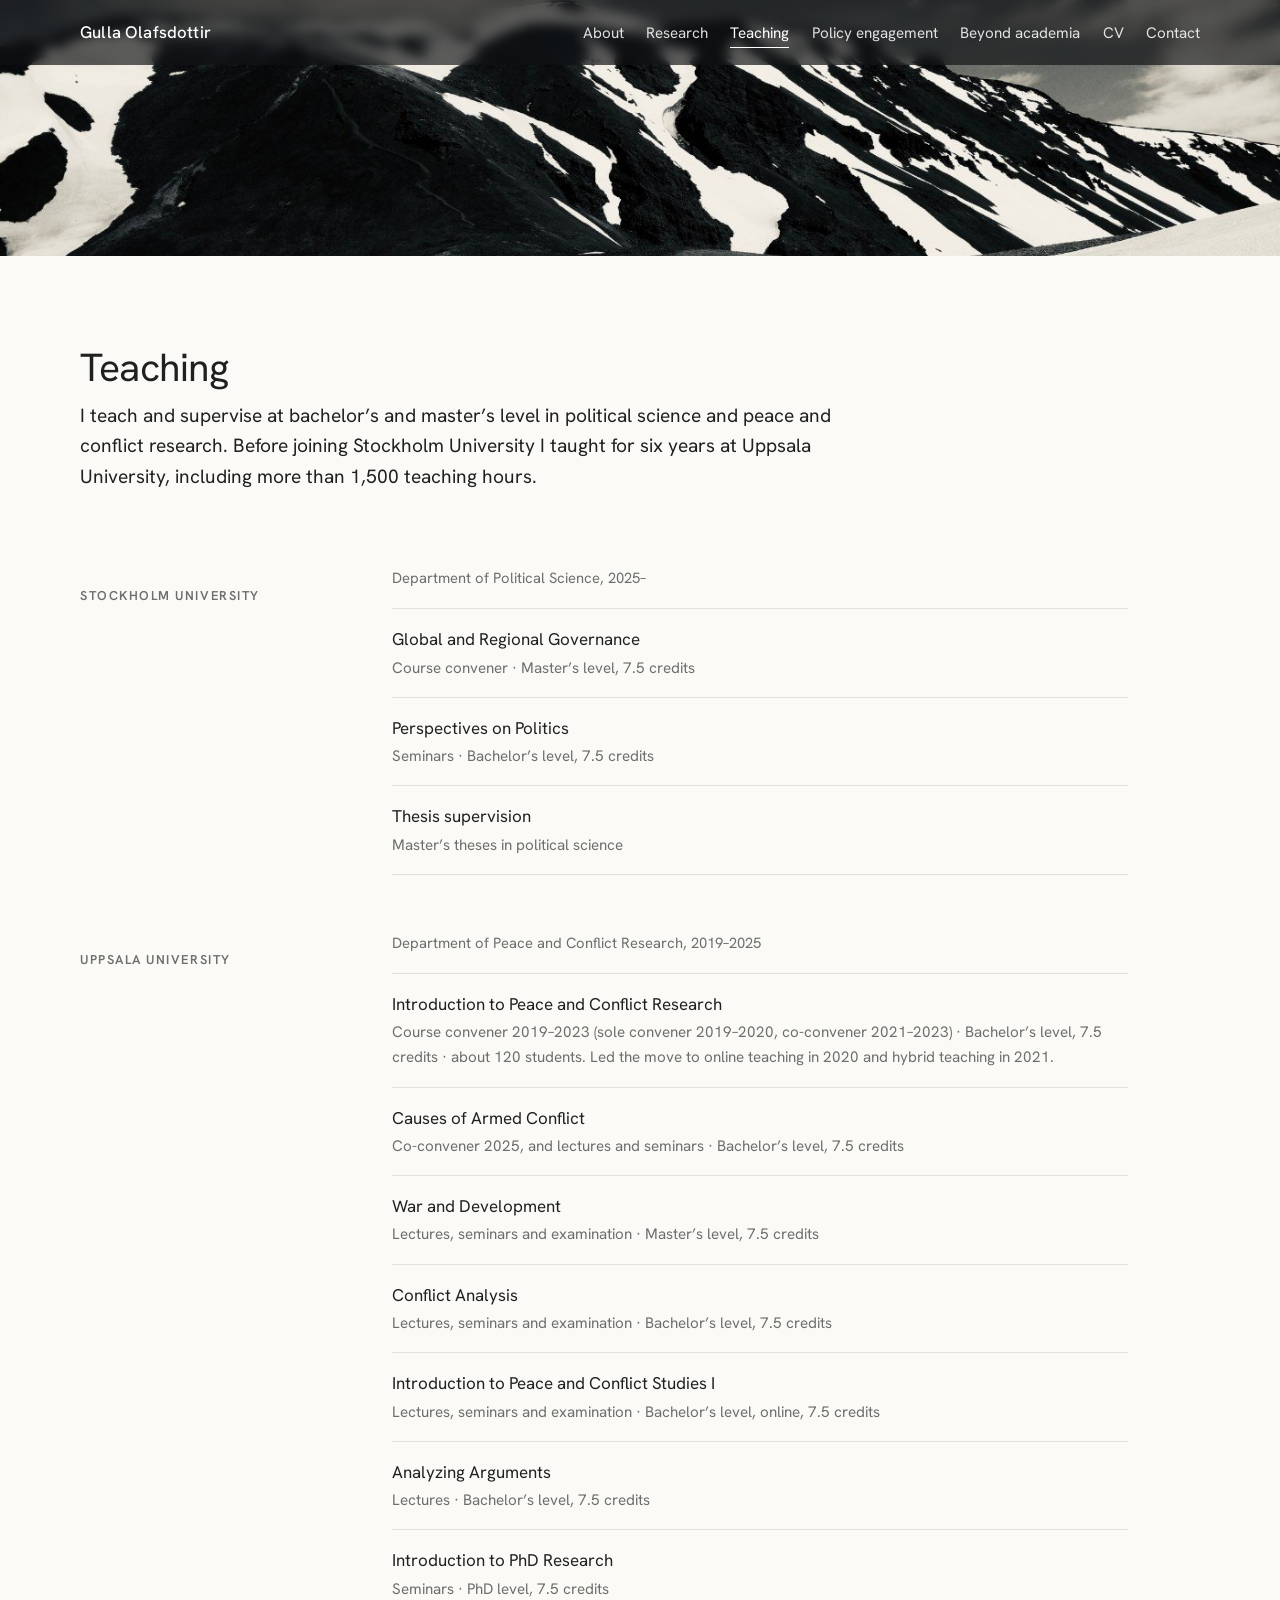
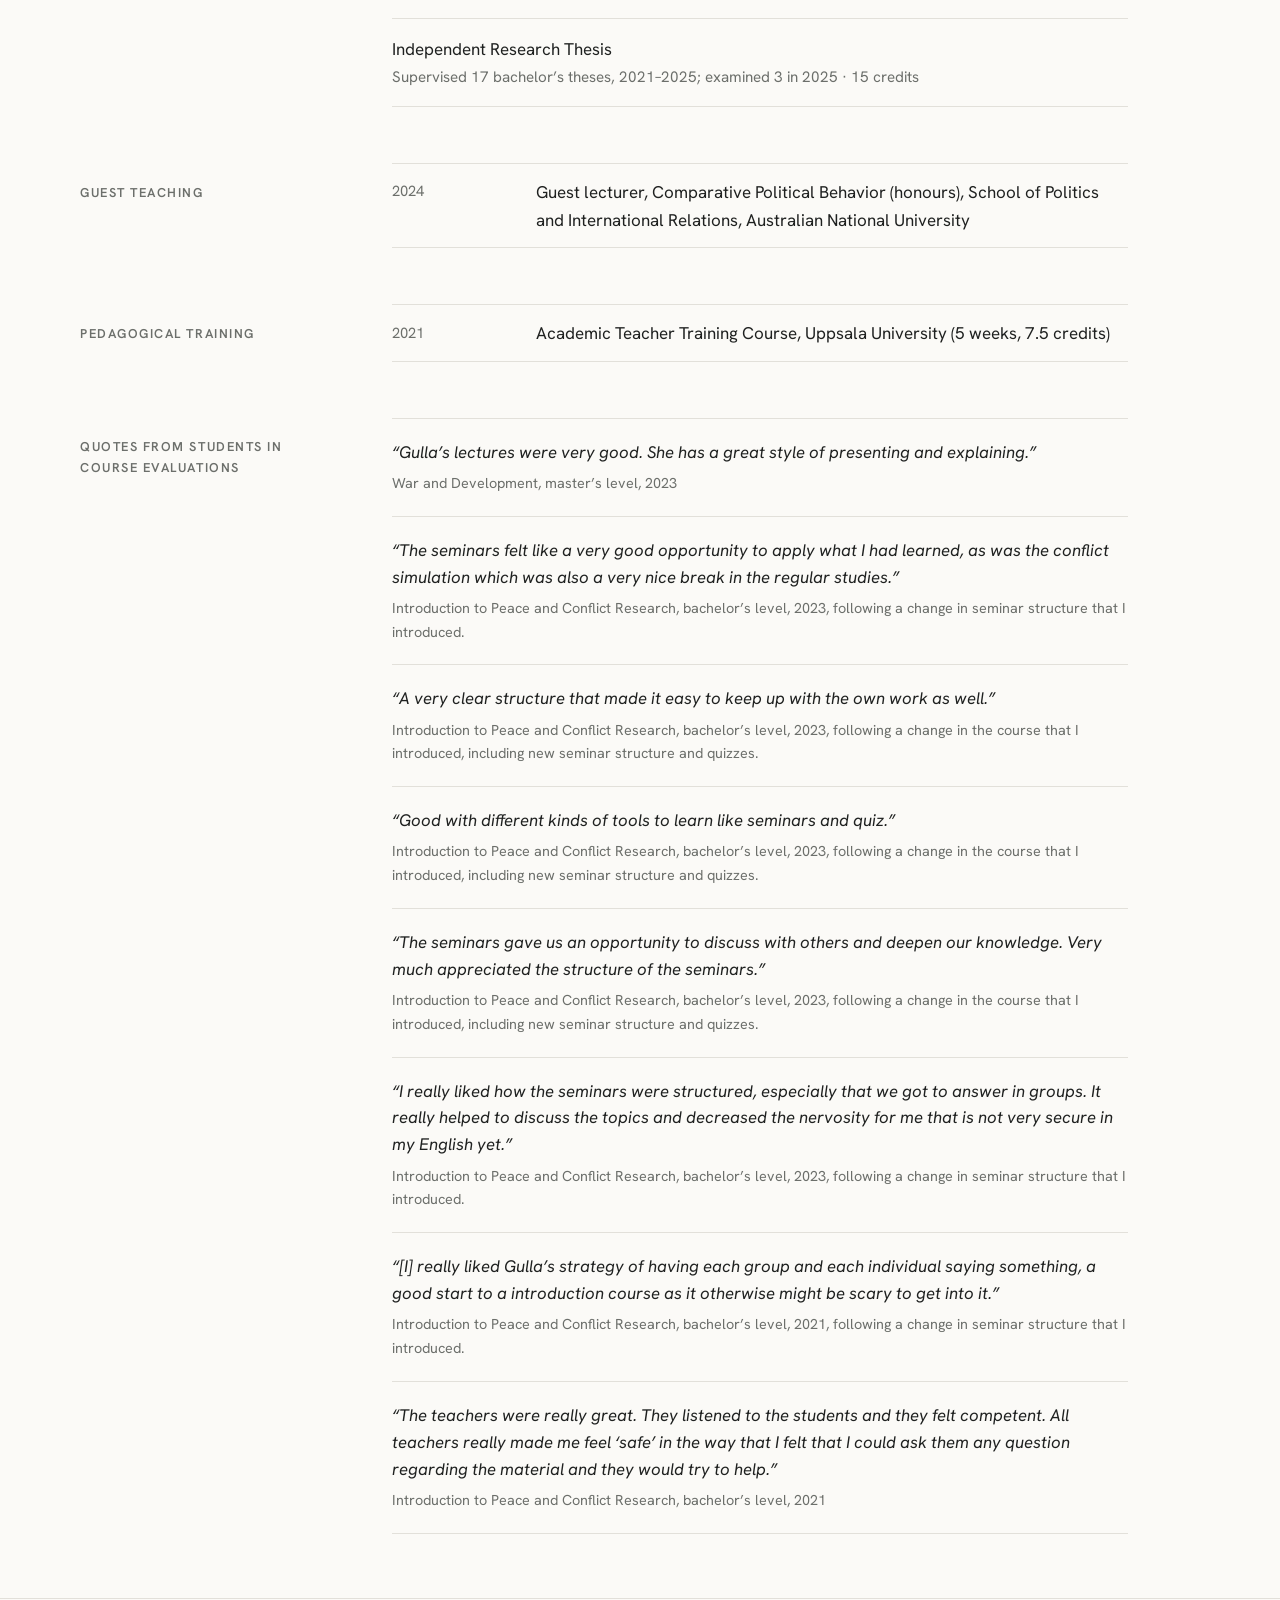
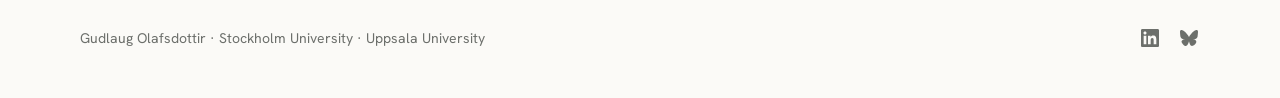
<file: teaching.html>
<!DOCTYPE html>
<html lang="en">
<head>
  <meta charset="utf-8">
  <meta name="viewport" content="width=device-width, initial-scale=1">
  <title>Teaching — Gulla Olafsdottir</title>
  <meta name="description" content="Teaching and supervision by Gudlaug (Gulla) Olafsdottir at Stockholm University and Uppsala University.">
  <link rel="stylesheet" href="style.css">
</head>
<body>
  <header class="site-header">
    <div class="bar">
    <div class="wrap">
      <a class="site-name" href="index.html">Gulla Olafsdottir</a>
      <nav aria-label="Main">
        <ul>
        <li><a href="index.html">About</a></li>
        <li><a href="research.html">Research</a></li>
        <li><a href="teaching.html" aria-current="page">Teaching</a></li>
        <li><a href="policy.html">Policy engagement</a></li>
        <li><a href="beyond.html">Beyond academia</a></li>
        <li><a href="Olafsdottir_CV.pdf">CV</a></li>
        <li><a href="contact.html">Contact</a></li>
        </ul>
      </nav>
    </div>
    </div>
  </header>

  <main>
    <div class="wrap">
      <h1>Teaching</h1>
      <p class="lede">I teach and supervise at bachelor&rsquo;s and master&rsquo;s level in political science and peace and conflict research. Before joining Stockholm University I taught for six years at Uppsala University, including more than 1,500 teaching hours.</p>

      <h2>Stockholm University</h2>
      <p class="small muted">Department of Political Science, 2025&ndash;</p>
      <ul class="entries">
        <li><span class="title">Global and Regional Governance</span><span class="meta">Course convener &middot; Master&rsquo;s level, 7.5 credits</span></li>
        <li><span class="title">Perspectives on Politics</span><span class="meta">Seminars &middot; Bachelor&rsquo;s level, 7.5 credits</span></li>
        <li><span class="title">Thesis supervision</span><span class="meta">Master&rsquo;s theses in political science</span></li>
      </ul>

      <h2>Uppsala University</h2>
      <p class="small muted">Department of Peace and Conflict Research, 2019&ndash;2025</p>
      <ul class="entries">
        <li><span class="title">Introduction to Peace and Conflict Research</span><span class="meta">Course convener 2019&ndash;2023 (sole convener 2019&ndash;2020, co-convener 2021&ndash;2023) &middot; Bachelor&rsquo;s level, 7.5 credits &middot; about 120 students. Led the move to online teaching in 2020 and hybrid teaching in 2021.</span></li>
        <li><span class="title">Causes of Armed Conflict</span><span class="meta">Co-convener 2025, and lectures and seminars &middot; Bachelor&rsquo;s level, 7.5 credits</span></li>
        <li><span class="title">War and Development</span><span class="meta">Lectures, seminars and examination &middot; Master&rsquo;s level, 7.5 credits</span></li>
        <li><span class="title">Conflict Analysis</span><span class="meta">Lectures, seminars and examination &middot; Bachelor&rsquo;s level, 7.5 credits</span></li>
        <li><span class="title">Introduction to Peace and Conflict Studies I</span><span class="meta">Lectures, seminars and examination &middot; Bachelor&rsquo;s level, online, 7.5 credits</span></li>
        <li><span class="title">Analyzing Arguments</span><span class="meta">Lectures &middot; Bachelor&rsquo;s level, 7.5 credits</span></li>
        <li><span class="title">Introduction to PhD Research</span><span class="meta">Seminars &middot; PhD level, 7.5 credits</span></li>
        <li><span class="title">Independent Research Thesis</span><span class="meta">Supervised 17 bachelor&rsquo;s theses, 2021&ndash;2025; examined 3 in 2025 &middot; 15 credits</span></li>
      </ul>

      <h2>Guest teaching</h2>
      <ul class="dated">
        <li><span class="when">2024</span><span>Guest lecturer, Comparative Political Behavior (honours), School of Politics and International Relations, Australian National University</span></li>
      </ul>

      <h2>Pedagogical training</h2>
      <ul class="dated">
        <li><span class="when">2021</span><span>Academic Teacher Training Course, Uppsala University (5 weeks, 7.5 credits)</span></li>
      </ul>

      <h2>Quotes from students in course evaluations</h2>
      <ul class="quotes">
        <li>
          <blockquote><p>&ldquo;Gulla&rsquo;s lectures were very good. She has a great style of presenting and explaining.&rdquo;</p></blockquote>
          <p class="quote-source">War and Development, master&rsquo;s level, 2023</p>
        </li>
        <li>
          <blockquote><p>&ldquo;The seminars felt like a very good opportunity to apply what I had learned, as was the conflict simulation which was also a very nice break in the regular studies.&rdquo;</p></blockquote>
          <p class="quote-source">Introduction to Peace and Conflict Research, bachelor&rsquo;s level, 2023, following a change in seminar structure that I introduced.</p>
        </li>
        <li>
          <blockquote><p>&ldquo;A very clear structure that made it easy to keep up with the own work as well.&rdquo;</p></blockquote>
          <p class="quote-source">Introduction to Peace and Conflict Research, bachelor&rsquo;s level, 2023, following a change in the course that I introduced, including new seminar structure and quizzes.</p>
        </li>
        <li>
          <blockquote><p>&ldquo;Good with different kinds of tools to learn like seminars and quiz.&rdquo;</p></blockquote>
          <p class="quote-source">Introduction to Peace and Conflict Research, bachelor&rsquo;s level, 2023, following a change in the course that I introduced, including new seminar structure and quizzes.</p>
        </li>
        <li>
          <blockquote><p>&ldquo;The seminars gave us an opportunity to discuss with others and deepen our knowledge. Very much appreciated the structure of the seminars.&rdquo;</p></blockquote>
          <p class="quote-source">Introduction to Peace and Conflict Research, bachelor&rsquo;s level, 2023, following a change in the course that I introduced, including new seminar structure and quizzes. </p>
        </li>
        <li>
          <blockquote><p>&ldquo;I really liked how the seminars were structured, especially that we got to answer in groups. It really helped to discuss the topics and decreased the nervosity for me that is not very secure in my English yet.&rdquo;</p></blockquote>
          <p class="quote-source">Introduction to Peace and Conflict Research, bachelor&rsquo;s level, 2023, following a change in seminar structure that I introduced.</p>
        </li>
        <li>
          <blockquote><p>&ldquo;[I] really liked Gulla&rsquo;s strategy of having each group and each individual saying something, a good start to a introduction course as it otherwise might be scary to get into it.&rdquo;</p></blockquote>
          <p class="quote-source">Introduction to Peace and Conflict Research, bachelor&rsquo;s level, 2021, following a change in seminar structure that I introduced.</p>
        </li>
        <li>
          <blockquote><p>&ldquo;The teachers were really great. They listened to the students and they felt competent. All teachers really made me feel &lsquo;safe&rsquo; in the way that I felt that I could ask them any question regarding the material and they would try to help.&rdquo;</p></blockquote>
          <p class="quote-source">Introduction to Peace and Conflict Research, bachelor&rsquo;s level, 2021</p>
        </li>
      </ul>
    </div>
  </main>

  <footer class="site-footer">
    <div class="wrap">
      <p>Gudlaug Olafsdottir &middot; Stockholm University &middot; Uppsala University</p>
      <span class="social"><a href="https://www.linkedin.com/in/golafsdottir/" aria-label="LinkedIn" title="LinkedIn"><svg viewBox="0 0 24 24" width="18" height="18" aria-hidden="true" focusable="false"><path fill="currentColor" d="M20.447 20.452h-3.554v-5.569c0-1.328-.027-3.037-1.852-3.037-1.853 0-2.136 1.445-2.136 2.939v5.667H9.351V9h3.414v1.561h.046c.477-.9 1.637-1.85 3.37-1.85 3.601 0 4.267 2.37 4.267 5.455v6.286zM5.337 7.433c-1.144 0-2.063-.926-2.063-2.065 0-1.138.92-2.063 2.063-2.063 1.14 0 2.064.925 2.064 2.063 0 1.139-.925 2.065-2.064 2.065zm1.782 13.019H3.555V9h3.564v11.452zM22.225 0H1.771C.792 0 0 .774 0 1.729v20.542C0 23.227.792 24 1.771 24h20.451C23.2 24 24 23.227 24 22.271V1.729C24 .774 23.2 0 22.222 0h.003z"/></svg></a><a href="https://bsky.app/profile/golafs.bsky.social" aria-label="Bluesky" title="Bluesky"><svg viewBox="0 0 24 24" width="18" height="18" aria-hidden="true" focusable="false"><path fill="currentColor" d="M12 10.8c-1.087-2.114-4.046-6.053-6.798-7.995C2.566.944 1.561 1.266.902 1.565.139 1.908 0 3.08 0 3.768c0 .69.378 5.65.624 6.479.815 2.736 3.713 3.66 6.383 3.364.136-.02.275-.039.415-.056-.138.022-.276.04-.415.056-3.912.58-7.387 2.005-2.83 7.078 5.013 5.19 6.87-1.113 7.823-4.308.953 3.195 2.05 9.271 7.733 4.308 4.267-4.308 1.172-6.498-2.74-7.078a8.741 8.741 0 0 1-.415-.056c.14.017.279.036.415.056 2.67.297 5.568-.628 6.383-3.364.246-.828.624-5.79.624-6.478 0-.69-.139-1.861-.902-2.206-.659-.298-1.664-.62-4.3 1.24C16.046 4.748 13.087 8.687 12 10.8Z"/></svg></a></span>
    </div>
  </footer>
  <script data-goatcounter="https://golafs.goatcounter.com/count"
          async src="https://gc.zgo.at/count.js"></script>
</body>
</html>
</file>
<file: style.css>
/* Gudlaug (Gulla) Olafsdottir — personal academic site
   One shared stylesheet. Colours and spacing are set once here. */

@font-face { font-family: "Hanken Grotesk"; font-style: normal; font-weight: 400; font-display: swap; src: url("assets/hanken-grotesk-latin-400-normal.woff2") format("woff2"); }
@font-face { font-family: "Hanken Grotesk"; font-style: italic; font-weight: 400; font-display: swap; src: url("assets/hanken-grotesk-latin-400-italic.woff2") format("woff2"); }
@font-face { font-family: "Hanken Grotesk"; font-style: normal; font-weight: 500; font-display: swap; src: url("assets/hanken-grotesk-latin-500-normal.woff2") format("woff2"); }
@font-face { font-family: "Hanken Grotesk"; font-style: normal; font-weight: 600; font-display: swap; src: url("assets/hanken-grotesk-latin-600-normal.woff2") format("woff2"); }

:root {
  --paper: #fbfaf7;
  --ink: #1f2120;
  --muted: #6c6f6b;
  --rule: #e2e0da;
  --link: #2c4a5a;
  --link-hover: #182f3b;
  --band: #2b2d2f;
  --band-ink: #ffffff;
  --band-muted: rgba(255, 255, 255, .86);
  --measure: 76rem;
  --gutter: clamp(1.25rem, 5vw, 3rem);
}

* { box-sizing: border-box; }

html { -webkit-text-size-adjust: 100%; }

body {
  margin: 0;
  background: var(--paper);
  color: var(--ink);
  font-family: "Hanken Grotesk", -apple-system, "Helvetica Neue", Arial, sans-serif;
  font-size: 1.0625rem;
  line-height: 1.65;
  font-weight: 400;
}

a { color: var(--link); text-decoration: underline; text-decoration-thickness: 1px; text-underline-offset: 3px; text-decoration-color: rgba(44, 74, 90, .35); }
a:hover { color: var(--link-hover); text-decoration-color: currentColor; }
a:focus-visible { outline: 2px solid var(--link); outline-offset: 3px; border-radius: 2px; }

.wrap { max-width: var(--measure); margin: 0 auto; padding: 0 var(--gutter); }

/* Header band and navigation */
.site-header {
  background-color: var(--band);
  background-image: url("assets/banner-mountains.jpg");
  background-size: cover;
  background-position: center 35%;
  color: var(--band-ink);
  min-height: clamp(11rem, 21vw, 16rem);
}
.site-header .bar {
  background: rgba(16, 18, 20, .66);
  -webkit-backdrop-filter: blur(6px);
  backdrop-filter: blur(6px);
  padding: 1.15rem 0;
}
/* Phone: solid menu bar, with the full panorama shown uncropped underneath */
@media (max-width: 40rem) {
  .site-header {
    min-height: 0;
    background-color: #16181a;
    background-size: 100% auto;
    background-position: center bottom;
    background-repeat: no-repeat;
    padding-bottom: 25vw;
  }
  .site-header .bar { background: #16181a; -webkit-backdrop-filter: none; backdrop-filter: none; padding: 1.15rem 0 1rem; }
  .site-header .bar .wrap { display: block; }
  .site-name { display: block; margin-bottom: .6rem; }
  .site-header nav ul { display: grid; grid-template-columns: 1fr 1fr; gap: .2rem 1.5rem; }
}
.site-header .bar .wrap { display: flex; flex-wrap: wrap; align-items: baseline; justify-content: space-between; gap: .75rem 2rem; }
.site-name { font-size: 1.05rem; font-weight: 500; letter-spacing: .01em; color: var(--band-ink); text-decoration: none; }
.site-name:hover { color: var(--band-ink); }

nav ul { list-style: none; margin: 0; padding: 0; display: flex; flex-wrap: wrap; gap: .35rem 1.4rem; }
nav a { font-size: .95rem; color: var(--band-muted); text-decoration: none; padding: .2rem 0; border-bottom: 1px solid transparent; }
nav a:hover { color: var(--band-ink); }
nav a[aria-current="page"] { color: var(--band-ink); border-bottom-color: var(--band-ink); }
.site-header a:focus-visible { outline-color: var(--band-ink); }

/* Main */
main { padding: clamp(3rem, 9vw, 5.5rem) 0 4rem; }

h1 { font-size: clamp(1.9rem, 5vw, 2.45rem); font-weight: 400; line-height: 1.2; letter-spacing: -.012em; margin: 0 0 .6rem; }
h2 { font-size: .8rem; font-weight: 600; letter-spacing: .12em; text-transform: uppercase; color: var(--muted); margin: 3.5rem 0 1.25rem; }
h3 { font-size: 1.0625rem; font-weight: 500; margin: 2rem 0 .4rem; }
p { margin: 0 0 1.1rem; }

.lede { font-size: 1.2rem; line-height: 1.6; color: var(--ink); }
.role { color: var(--muted); margin: 0 0 2.25rem; }
.muted { color: var(--muted); }
.small { font-size: .925rem; }

/* Wide screens: section labels in a left column, content to the right */
main .wrap > .lede { max-width: 50rem; }
@media (min-width: 64rem) {
  main .wrap { display: grid; grid-template-columns: 15rem minmax(0, 46rem); column-gap: 4.5rem; align-items: start; }
  main .wrap > * { grid-column: 2; }
  main .wrap > h1, main .wrap > .lede, main .wrap > .intro { grid-column: 1 / -1; }
  main .wrap > h2 { grid-column: 1; margin: 3.5rem 0 0; padding-top: 1.15rem; }
  main .wrap > h2 + * { margin-top: 3.5rem; }
}

/* About page: photo beside text on wide screens, stacked on phones */
.intro { display: grid; grid-template-columns: 1fr; gap: 2.25rem; align-items: start; }
.intro img { width: 100%; max-width: 15rem; height: auto; display: block; border-radius: 2px; filter: saturate(.92); }
@media (min-width: 46rem) {
  .intro { grid-template-columns: 13.5rem minmax(0, 44rem); gap: 3.25rem; }
  .intro img { max-width: none; }
}
@media (min-width: 64rem) {
  .intro { grid-template-columns: 15rem minmax(0, 46rem); gap: 4.5rem; }
}

/* Lists of entries: publications, roles, courses */
.entries { list-style: none; margin: 0; padding: 0; }
.entries li { padding: 1rem 0; border-top: 1px solid var(--rule); }
.entries li:last-child { border-bottom: 1px solid var(--rule); }
.entries .title { display: block; }
.entries .meta { display: block; color: var(--muted); font-size: .95rem; margin-top: .15rem; }

.cite { font-size: 1rem; }
.cite .venue { font-style: italic; }
.cite .doi { font-size: .9rem; white-space: nowrap; }

/* Dated rows: year column + description */
.dated { list-style: none; margin: 0; padding: 0; }
.dated li { display: grid; grid-template-columns: 1fr; gap: .1rem; padding: .85rem 0; border-top: 1px solid var(--rule); }
.dated li:last-child { border-bottom: 1px solid var(--rule); }
.dated .when { color: var(--muted); font-size: .925rem; font-variant-numeric: tabular-nums; }
@media (min-width: 40rem) {
  .dated li { grid-template-columns: 7.5rem 1fr; gap: 1.5rem; }
  .dated .when { padding-top: .1rem; }
}

/* Student quotes */
.quotes { list-style: none; margin: 0; padding: 0; }
.quotes li { padding: 1.25rem 0; border-top: 1px solid var(--rule); }
.quotes li:last-child { border-bottom: 1px solid var(--rule); }
.quotes blockquote { margin: 0; }
.quotes blockquote p { margin: 0; font-style: italic; font-size: 1.05rem; line-height: 1.6; }
.quotes .quote-source { margin: .4rem 0 0; color: var(--muted); font-size: .9rem; }

.plain { padding-left: 1.1rem; margin: .25rem 0 1rem; }
.plain li { margin: .2rem 0; }

address { font-style: normal; }

/* Footer */
.site-footer { border-top: 1px solid var(--rule); padding: 1.75rem 0 3rem; color: var(--muted); font-size: .875rem; }
.site-footer .wrap { display: flex; flex-wrap: wrap; align-items: center; justify-content: space-between; gap: .75rem 1.5rem; }
.site-footer p { margin: 0; }

/* LinkedIn / Bluesky logos */
.social { display: inline-flex; gap: 1rem; align-items: center; }
.social a, .icon-link { color: var(--muted); display: inline-flex; padding: .15rem; text-decoration: none; }
.social a:hover, .icon-link:hover { color: var(--ink); }
.social-about { margin-top: .25rem; }
</file>
